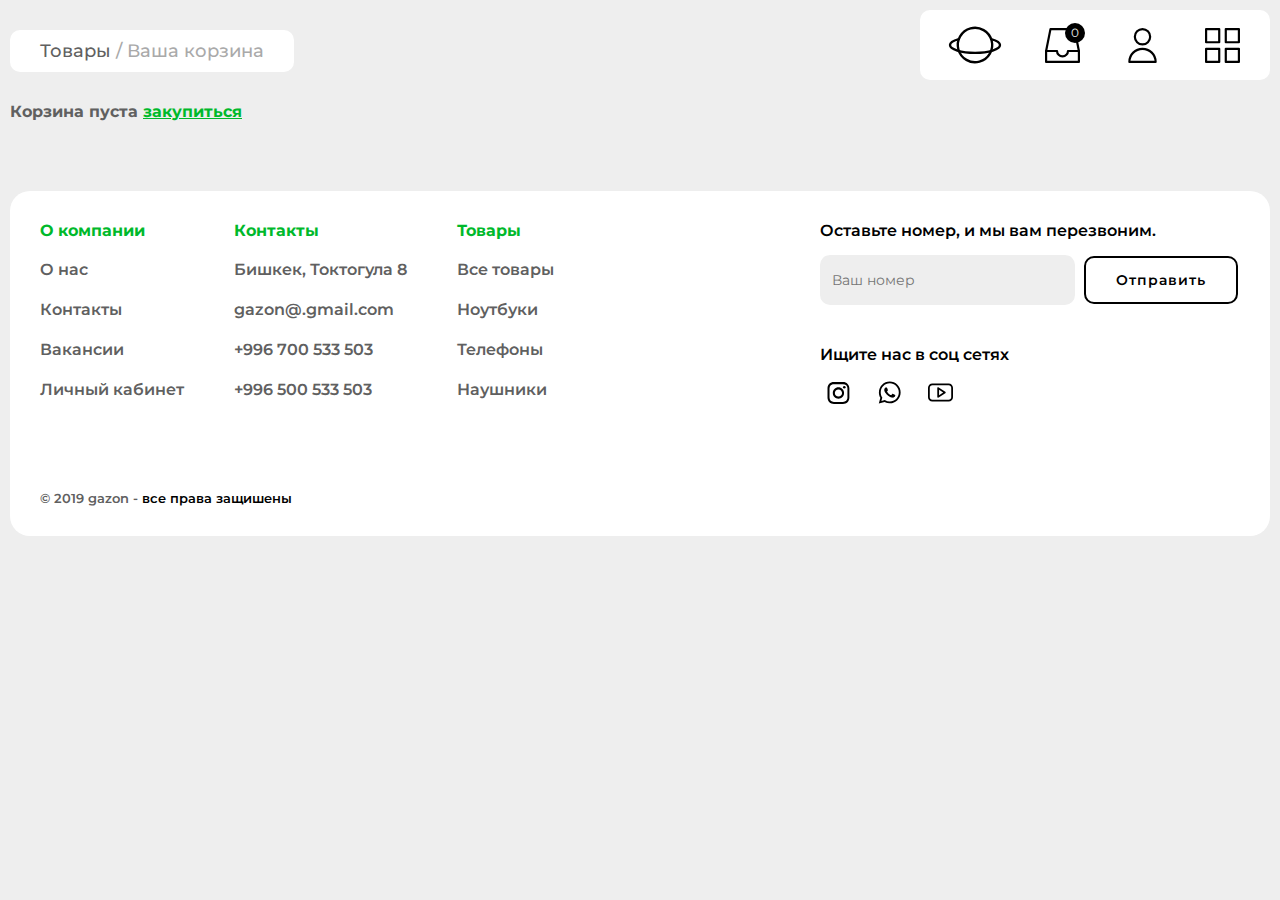
<file: cart.html>
<!DOCTYPE html>
<html lang="en">

<head>
    <meta charset="UTF-8">
    <meta name="viewport" content="width=device-width, initial-scale=1.0">
    <link rel="shortcut icon" type="image/png" href="./content/icons/shortcut.png">
    <title>Корзина | Gazon</title>
    <link rel="stylesheet" href="./assets/css/base.css">
    <link rel="stylesheet" href="./assets/css/cart.css">
</head>

<body>
    <nav>
        <div class="modal_side">
            <div class="bar">
                <div class="close_btn"><span></span></div>
                <h4 class="bar_title">Товар добавлен</h4>
                <div class="cart_modal"></div>
                <div class="bar_links">
                    <a href="./cart.html">Перейти в корзину</a>
                    <a href="./checkout.html">Оформить заказ</a>
                </div>
            </div>
        </div>
        <a href="./index.html" class="logo">
            <img src="./content/icons/logo.svg" alt="logo">
        </a>
        <div class="cart_btn">
            <img src="./content/icons/cart.svg" alt="cart">
            <p class="cart_btn_count"></p>
        </div>
        <div class="profile_btn">
            <img src="./content/icons/profile.svg" alt="profile">
        </div>
        <div class="menu_btn">
            <img src="./content/icons/menu.svg" alt="menu">
        </div>
        <div class="side_bar">
            <div class="close_btn"><span></span></div>
            <div class="menu_bar bar">
                <h4 class="bar_title">Меню</h4>
                <div class="menu_container">
                    <div class="menu">
                        <ul>
                            <li><a href="./index.html" class="menu_item">Главная</a></li>
                            <li><a href="./about.html" class="menu_item">О нас</a></li>
                            <li><a href="./contact.html" class="menu_item">Контакты</a></li>
                            <li><a href="./products.html" class="menu_item" data-group="all"
                                    data-producer="all">Товары</a></li>
                        </ul>
                        <ul>
                            <li><a href="./products.html" class="menu_item" data-group="popular"
                                    data-producer="all">Популярное</a></li>
                            <li><a href="./products.html" class="menu_item" data-group="discount"
                                    data-producer="all">Акции</a></li>
                            <li><a href="./products.html" class="menu_item" data-group="new"
                                    data-producer="all">Новинки</a></li>
                        </ul>
                        <ul>
                            <li><a href="./products.html" class="menu_item" data-group="notebook"
                                    data-producer="all">Ноутбуки</a></li>
                            <li><a href="./products.html" class="menu_item" data-group="phone"
                                    data-producer="all">Телефоны</a></li>   
                            <li><a href="./products.html" class="menu_item" data-group="headphones"
                                    data-producer="all">Наушники</a></li>    
                        </ul>
                        <ul>
                            <li><a href="./products.html" class="menu_item" data-group="all"
                                    data-producer="apple">Apple</a></li>
                            <li><a href="./products.html" class="menu_item" data-group="all"
                                    data-producer="xiaomi">Xiaomi</a></li>
                            <li><a href="./products.html" class="menu_item" data-group="all"
                                    data-producer="samsung">Samsung</a></li>
                            <li><a href="./products.html" class="menu_item" data-group="all"
                                    data-producer="acer">Acer</a></li>
                            <li><a href="./products.html" class="menu_item" data-group="all"
                                    data-producer="lenovo">Lenovo</a></li>
                            <li><a href="./products.html" class="menu_item" data-group="all"
                                    data-producer="hp">HP</a></li>
                            <li><a href="./products.html" class="menu_item" data-group="all"
                                    data-producer="huawei">Huawei</a></li>
                            <li><a href="./products.html" class="menu_item" data-group="all"
                                    data-producer="nokia">Nokia</a></li>
                            <li><a href="./products.html" class="menu_item" data-group="all"
                                    data-producer="jbl">JBL</a></li>
                            <li><a href="./products.html" class="menu_item" data-group="all"
                                    data-producer="sony">Sony</a></li>
                            <li><a href="./products.html" class="menu_item" data-group="all"
                                    data-producer="beats">Beats</a></li>
                            <li><a href="./products.html" class="menu_item" data-group="all"
                                    data-producer="sennheiser">Sennheiser</a></li>
                            <li><a href="./products.html" class="menu_item" data-group="all"
                                    data-producer="grado">Grado</a></li>
                        </ul>
                    </div>
                </div>
                <div class="bar_links">
                    <a href="./cart.html">Корзина</a>
                    <a href="./login.html" class="menu_profile_btn">Личный кабинет</a>
                </div>
            </div>
            <div class="cart_bar bar">
                <h4 class="bar_title">Ваша корзина</h4>
                <div class="cart_data_container">
                    <div class="cart_data"></div>
                </div>
                <div class="cart_info">
                    <p class="cart_count"></p>
                    <p class="cart_price"></p>
                </div>
                <div class="bar_links">
                    <a href="./cart.html">Перейти в корзину</a>
                    <a href="./checkout.html">Оформить заказ</a>
                </div>
            </div>
            <div class="login_bar bar">
                <h4 class="bar_title">Войти в аккаунт</h4>
                <form>
                    <input type="text" placeholder="Введите ваш Email" required name="email" class="email">
                    <input type="password" placeholder="Введите ваш пароль" required name="password" class="password">
                    <button class="login_btn">Войти</button>
                </form>
                <h5 class="forgot_pass_btn">Забыли пароль?</h5>
                <div class="reg_bar">
                    <h4>Зарегистрироваться</h4>
                    <p>Удобное завершение оформления заказа, также вы сможете отслеживать ваши заказы.</p>
                </div>
                <div class="bar_links">
                    <a href="./registration.html">Регистрация</a>
                </div>
            </div>
            <div class="forgot_pass_bar bar">
                <h4 class="bar_title">Забыли пароль?</h4>
                <p>Пожалуйста, введите свой адрес электронной почты ниже, чтобы получить ссылку для сброса пароля.</p>
                <form action="index.html">
                    <input type="text" placeholder="Введите ваш Email" required name="email">
                    <button>Сбросить пароль</button>
                </form>
                <h5 class="forgot_pass_back_btn">Назад</h5>
                <div class="bar_links">
                    <a href="./login.html">Войти</a>
                    <a href="./registration.html">Регистрация</a>
                </div>
            </div>
        </div>
    </nav>

    <div class="container">
        <section class="cart_section">
            <div class="section_title">
                <a href="./products.html">Товары</a>
                <span>/</span>
                <p>Ваша корзина</p>
            </div>
            <div class="cart_container"></div>
            <div class="total_panel">
                <label for="coupon">Использовать купон</label>
                <input type="text" placeholder="Введите код купона" id="coupon">
                <div class="total_price"></div>
            </div>
            <div class="cart_checkout">
                <a href="./products.html" class="go_to_products_btn">Продолжить покупку</a>
                <a href="./checkout.html" class="go_to_checkout_btn">Оформить</a>
                <p>Покупка на <a href="./products.html">gazon.com</a><br> гарантирует безопасность</p>
            </div>
        </section>
        <footer>
            <div class="footer_container">
                <div class="footer_boxes">
                    <ul>
                        <h4>О компании</h4>
                        <li><a href="./about.html">О нас</a></li>
                        <li><a href="./contact.html">Контакты</a></li>
                        <li><a href="https://hh.ru/" target="_blank">Вакансии</a></li>
                        <li><a href="./login.html" class="footer_profile_btn">Личный кабинет</a></li>
                    </ul>
                    <ul>
                        <h4>Контакты</h4>
                        <li><a href="https://2gis.com/" target="_blank">Бишкек, Токтогула 8</a></li>
                        <li><a href="mailto:gazon@.gmail.com">gazon@.gmail.com</a></li>
                        <li><a href="tel:+996700533503">+996 700 533 503</a></li>
                        <li><a href="tel:+996500533503">+996 500 533 503</a></li>
                    </ul>
                    <ul>
                        <h4>Товары</h4>
                        <li><a href="./products.html" data-group="all" data-producer="all">Все товары</a></li>
                        <li><a href="./products.html" data-group="notebook" data-producer="all">Ноутбуки</a></li>
                        <li><a href="./products.html" data-group="phone" data-producer="all">Телефоны</a></li>
                        <li><a href="./products.html" data-group="headphones" data-producer="all">Наушники</a></li>
                    </ul>
                </div>
                <div class="call_back">
                    <h4>Оставьте номер, и мы вам перезвоним.</h4>
                    <form action="index.html">
                        <input type="text" placeholder="Ваш номер" required>
                        <button>Отправить</button>
                    </form>
                    <div class="follow_us">
                        <h4>Ищите нас в соц сетях</h4>
                        <a href="https://www.instagram.com/" target="_blank"><img src="./content/icons/instagram.svg" alt="instagram"></a>
                        <a href="https://wa.me/+996500533503" target="_blank"><img src="./content/icons/whatsapp.svg" alt="whatsapp"></a>
                        <a href="https://www.youtube.com/" target="_blank"><img src="./content/icons/youtube.svg" alt="youtube"></a>
                    </div>
                </div>
                <div class="footer_title">© 2019 gazon - <a href="https://en.wikipedia.org/wiki/All_rights_reserved" target="_blank">все права защишены</a></div>
            </div>
        </footer>
    </div>
    <script src="./assets/js/data.js"></script>
    <script src="./assets/js/script.js"></script>
    <script src="./assets/js/cart.js"></script>
</body>

</html>
</file>
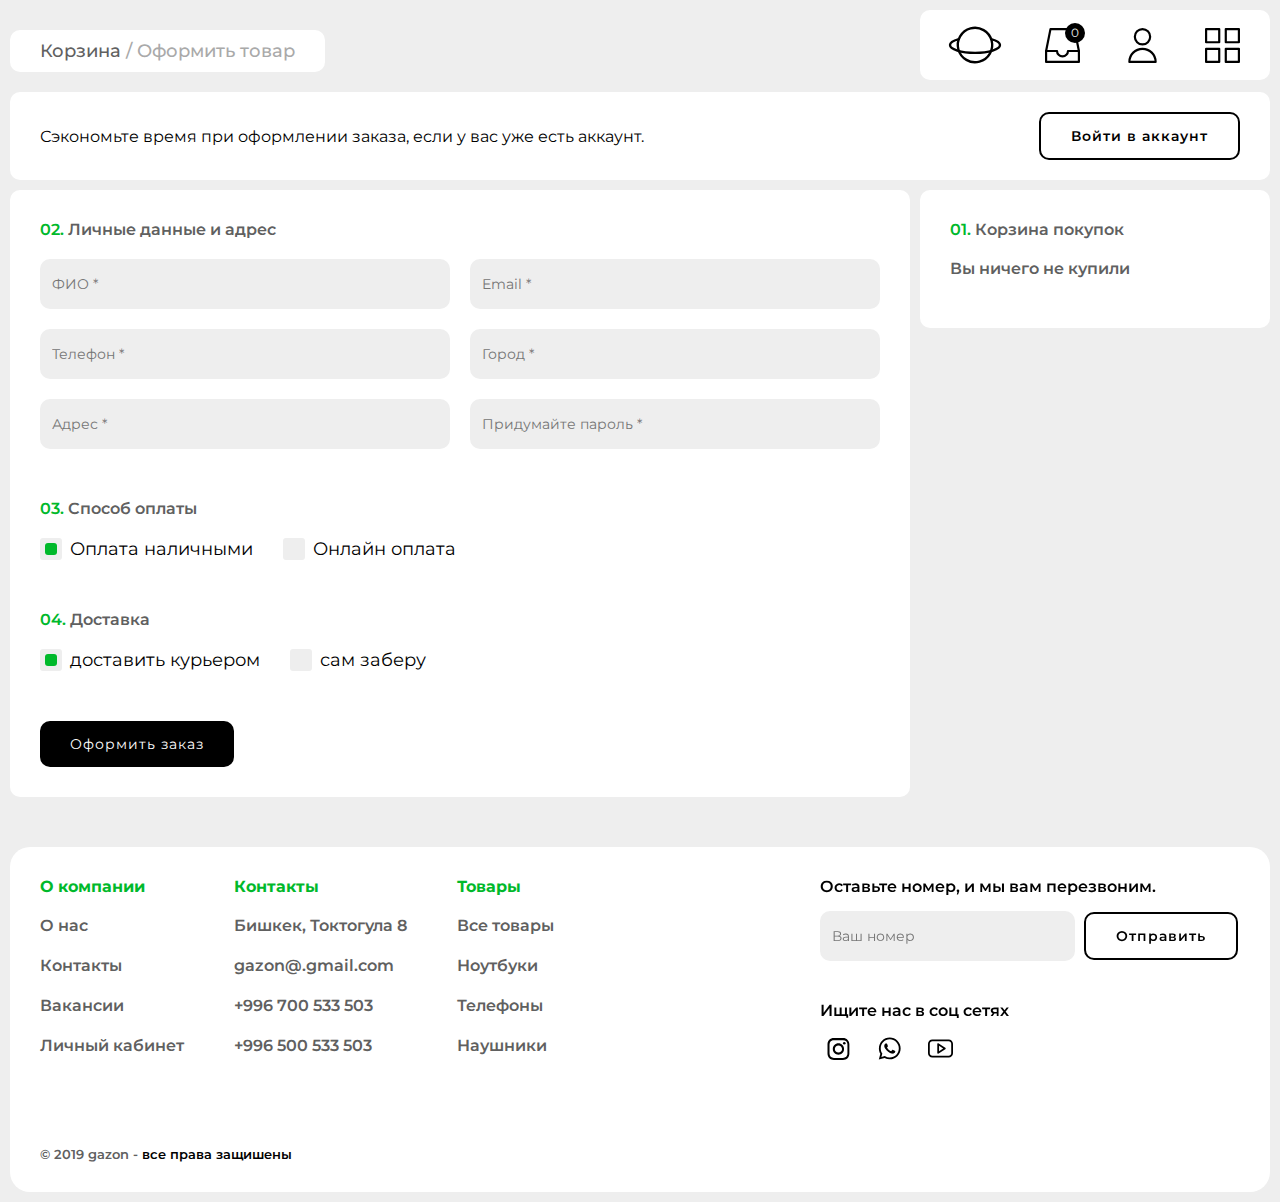
<file: checkout.html>
<!DOCTYPE html>
<html lang="en">

<head>
    <meta charset="UTF-8">
    <meta name="viewport" content="width=device-width, initial-scale=1.0">
    <link rel="shortcut icon" type="image/png" href="./content/icons/shortcut.png">
    <title>Оформление | Gazon</title>
    <link rel="stylesheet" href="./assets/css/base.css">
    <link rel="stylesheet" href="./assets/css/checkout.css">
</head>

<body>
    <nav>
        <div class="modal_side">
            <div class="bar">
                <div class="close_btn"><span></span></div>
                <h4 class="bar_title">Товар добавлен</h4>
                <div class="cart_modal"></div>
                <div class="bar_links">
                    <a href="./cart.html">Перейти в корзину</a>
                    <a href="./checkout.html">Оформить заказ</a>
                </div>
            </div>
        </div>
        <a href="./index.html" class="logo">
            <img src="./content/icons/logo.svg" alt="logo">
        </a>
        <div class="cart_btn">
            <img src="./content/icons/cart.svg" alt="cart">
            <p class="cart_btn_count"></p>
        </div>
        <div class="profile_btn">
            <img src="./content/icons/profile.svg" alt="profile">
        </div>
        <div class="menu_btn">
            <img src="./content/icons/menu.svg" alt="menu">
        </div>
        <div class="side_bar">
            <div class="close_btn"><span></span></div>
            <div class="menu_bar bar">
                <h4 class="bar_title">Меню</h4>
                <div class="menu_container">
                    <div class="menu">
                        <ul>
                            <li><a href="./index.html" class="menu_item">Главная</a></li>
                            <li><a href="./about.html" class="menu_item">О нас</a></li>
                            <li><a href="./contact.html" class="menu_item">Контакты</a></li>
                            <li><a href="./products.html" class="menu_item" data-group="all"
                                    data-producer="all">Товары</a></li>
                        </ul>
                        <ul>
                            <li><a href="./products.html" class="menu_item" data-group="popular"
                                    data-producer="all">Популярное</a></li>
                            <li><a href="./products.html" class="menu_item" data-group="discount"
                                    data-producer="all">Акции</a></li>
                            <li><a href="./products.html" class="menu_item" data-group="new"
                                    data-producer="all">Новинки</a></li>
                        </ul>
                        <ul>
                            <li><a href="./products.html" class="menu_item" data-group="notebook"
                                    data-producer="all">Ноутбуки</a></li>
                            <li><a href="./products.html" class="menu_item" data-group="phone"
                                    data-producer="all">Телефоны</a></li>   
                            <li><a href="./products.html" class="menu_item" data-group="headphones"
                                    data-producer="all">Наушники</a></li>    
                        </ul>
                        <ul>
                            <li><a href="./products.html" class="menu_item" data-group="all"
                                    data-producer="apple">Apple</a></li>
                            <li><a href="./products.html" class="menu_item" data-group="all"
                                    data-producer="xiaomi">Xiaomi</a></li>
                            <li><a href="./products.html" class="menu_item" data-group="all"
                                    data-producer="samsung">Samsung</a></li>
                            <li><a href="./products.html" class="menu_item" data-group="all"
                                    data-producer="acer">Acer</a></li>
                            <li><a href="./products.html" class="menu_item" data-group="all"
                                    data-producer="lenovo">Lenovo</a></li>
                            <li><a href="./products.html" class="menu_item" data-group="all"
                                    data-producer="hp">HP</a></li>
                            <li><a href="./products.html" class="menu_item" data-group="all"
                                    data-producer="huawei">Huawei</a></li>
                            <li><a href="./products.html" class="menu_item" data-group="all"
                                    data-producer="nokia">Nokia</a></li>
                            <li><a href="./products.html" class="menu_item" data-group="all"
                                    data-producer="jbl">JBL</a></li>
                            <li><a href="./products.html" class="menu_item" data-group="all"
                                    data-producer="sony">Sony</a></li>
                            <li><a href="./products.html" class="menu_item" data-group="all"
                                    data-producer="beats">Beats</a></li>
                            <li><a href="./products.html" class="menu_item" data-group="all"
                                    data-producer="sennheiser">Sennheiser</a></li>
                            <li><a href="./products.html" class="menu_item" data-group="all"
                                    data-producer="grado">Grado</a></li>
                        </ul>
                    </div>
                </div>
                <div class="bar_links">
                    <a href="./cart.html">Корзина</a>
                    <a href="./login.html" class="menu_profile_btn">Личный кабинет</a>
                </div>
            </div>
            <div class="cart_bar bar">
                <h4 class="bar_title">Ваша корзина</h4>
                <div class="cart_data_container">
                    <div class="cart_data"></div>
                </div>
                <div class="cart_info">
                    <p class="cart_count"></p>
                    <p class="cart_price"></p>
                </div>
                <div class="bar_links">
                    <a href="./cart.html">Перейти в корзину</a>
                    <a href="./checkout.html">Оформить заказ</a>
                </div>
            </div>
            <div class="login_bar bar">
                <h4 class="bar_title">Войти в аккаунт</h4>
                <form>
                    <input type="text" placeholder="Введите ваш Email" required name="email" class="email">
                    <input type="password" placeholder="Введите ваш пароль" required name="password" class="password">
                    <button class="login_btn">Войти</button>
                </form>
                <h5 class="forgot_pass_btn">Забыли пароль?</h5>
                <div class="reg_bar">
                    <h4>Зарегистрироваться</h4>
                    <p>Удобное завершение оформления заказа, также вы сможете отслеживать ваши заказы.</p>
                </div>
                <div class="bar_links">
                    <a href="./registration.html">Регистрация</a>
                </div>
            </div>
            <div class="forgot_pass_bar bar">
                <h4 class="bar_title">Забыли пароль?</h4>
                <p>Пожалуйста, введите свой адрес электронной почты ниже, чтобы получить ссылку для сброса пароля.</p>
                <form action="index.html">
                    <input type="text" placeholder="Введите ваш Email" required name="email">
                    <button>Сбросить пароль</button>
                </form>
                <h5 class="forgot_pass_back_btn">Назад</h5>
                <div class="bar_links">
                    <a href="./login.html">Войти</a>
                    <a href="./registration.html">Регистрация</a>
                </div>
            </div>
        </div>
    </nav>

    <div class="container">
        <section class="checkout_section">
            <div class="section_title">
                <a href="./cart.html">Корзина</a>
                <span>/</span>
                <p>Оформить товар</p>
            </div>
            <div class="login_link">
                <p>Сэкономьте время при оформлении заказа, если у вас уже есть аккаунт.</p>
                <a href="./login.html">Войти в аккаунт</a>
            </div>
            <div class="checkout">
                <div class="checkout_form">
                    <form action="">
                        <div class="form_box about_form_box">
                            <h4><span>02.</span> Личные данные и адрес</h4>
                            <input type="text" placeholder="ФИО *" name="name" required class="user_data_input">
                            <input type="text" placeholder="Email *" name="email" required class="user_data_input">
                            <input type="text" placeholder="Телефон *" name="phone" required class="user_data_input">
                            <input type="text" placeholder="Город *" name="city" required class="user_data_input">
                            <input type="text" placeholder="Адрес *" name="address" required class="user_data_input">
                            <input type="password" placeholder="Придумайте пароль *" name="password" class="user_data_input">
                        </div>
                        <div class="form_box">
                            <h4><span>03.</span> Способ оплаты</h4>
                            <input type="radio" name="pay" id="pay1" checked>
                            <label for="pay1">Оплата наличными</label>
                            <input type="radio" name="pay" id="pay2">
                            <label for="pay2">Онлайн оплата</label>
                        </div>
                        <div class="form_box">
                            <h4><span>04.</span> Доставка</h4>
                            <input type="radio" name="pay1" id="pay3" checked>
                            <label for="pay3">доставить курьером</label>
                            <input type="radio" name="pay1" id="pay4">
                            <label for="pay4">сам заберу</label>
                        </div>
                        <button class="finish_btn">Оформить заказ</button>
                    </form>
                </div>
                <div class="checkout_info">
                    <h4><span>01. </span>Корзина покупок</h4>
                    <div class="checkout_data"></div>
                </div>
            </div>
        </section>
        <footer>
            <div class="footer_container">
                <div class="footer_boxes">
                    <ul>
                        <h4>О компании</h4>
                        <li><a href="./about.html">О нас</a></li>
                        <li><a href="./contact.html">Контакты</a></li>
                        <li><a href="https://hh.ru/" target="_blank">Вакансии</a></li>
                        <li><a href="./login.html" class="footer_profile_btn">Личный кабинет</a></li>
                    </ul>
                    <ul>
                        <h4>Контакты</h4>
                        <li><a href="https://2gis.com/" target="_blank">Бишкек, Токтогула 8</a></li>
                        <li><a href="mailto:gazon@.gmail.com">gazon@.gmail.com</a></li>
                        <li><a href="tel:+996700533503">+996 700 533 503</a></li>
                        <li><a href="tel:+996500533503">+996 500 533 503</a></li>
                    </ul>
                    <ul>
                        <h4>Товары</h4>
                        <li><a href="./products.html" data-group="all" data-producer="all">Все товары</a></li>
                        <li><a href="./products.html" data-group="notebook" data-producer="all">Ноутбуки</a></li>
                        <li><a href="./products.html" data-group="phone" data-producer="all">Телефоны</a></li>
                        <li><a href="./products.html" data-group="headphones" data-producer="all">Наушники</a></li>
                    </ul>
                </div>
                <div class="call_back">
                    <h4>Оставьте номер, и мы вам перезвоним.</h4>
                    <form action="index.html">
                        <input type="text" placeholder="Ваш номер" required>
                        <button>Отправить</button>
                    </form>
                    <div class="follow_us">
                        <h4>Ищите нас в соц сетях</h4>
                        <a href="https://www.instagram.com/" target="_blank"><img src="./content/icons/instagram.svg" alt="instagram"></a>
                        <a href="https://wa.me/+996500533503" target="_blank"><img src="./content/icons/whatsapp.svg" alt="whatsapp"></a>
                        <a href="https://www.youtube.com/" target="_blank"><img src="./content/icons/youtube.svg" alt="youtube"></a>
                    </div>
                </div>
                <div class="footer_title">© 2019 gazon - <a href="https://en.wikipedia.org/wiki/All_rights_reserved" target="_blank">все права защишены</a></div>
            </div>
        </footer>
    </div>
    <script src="./assets/js/data.js"></script>
    <script src="./assets/js/script.js"></script>
    <script src="./assets/js/checkout.js"></script>
</body>

</html>
</file>
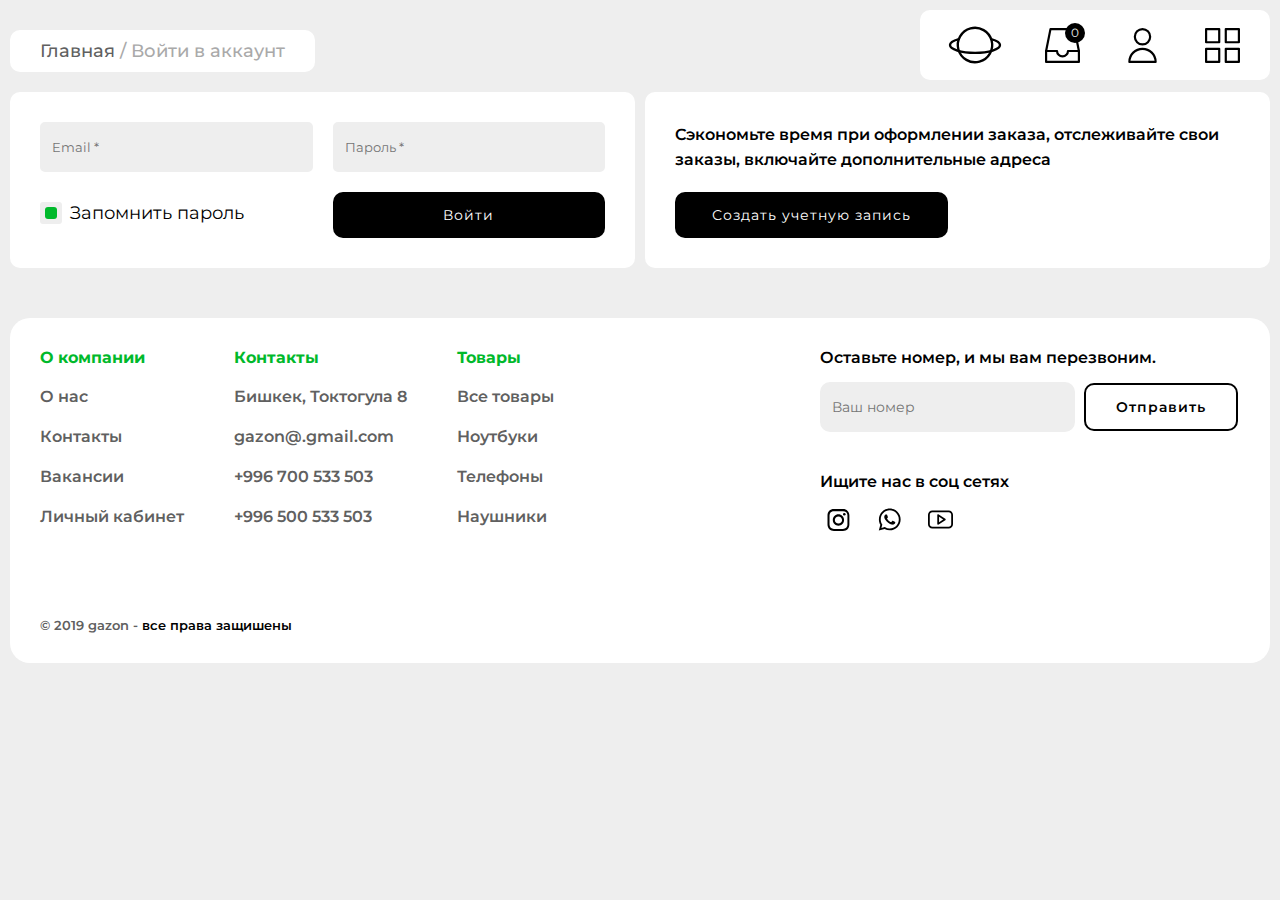
<file: login.html>
<!DOCTYPE html>
<html lang="en">

<head>
    <meta charset="UTF-8">
    <meta name="viewport" content="width=device-width, initial-scale=1.0">
    <link rel="shortcut icon" type="image/png" href="./content/icons/shortcut.png">
    <title>Войти | Gazon</title>
    <link rel="stylesheet" href="./assets/css/base.css">
    <link rel="stylesheet" href="./assets/css/login.css">
</head>

<body>
    <nav>
        <div class="modal_side">
            <div class="bar">
                <div class="close_btn"><span></span></div>
                <h4 class="bar_title">Товар добавлен</h4>
                <div class="cart_modal"></div>
                <div class="bar_links">
                    <a href="./cart.html">Перейти в корзину</a>
                    <a href="./checkout.html">Оформить заказ</a>
                </div>
            </div>
        </div>
        <a href="./index.html" class="logo">
            <img src="./content/icons/logo.svg" alt="logo">
        </a>
        <div class="cart_btn">
            <img src="./content/icons/cart.svg" alt="cart">
            <p class="cart_btn_count"></p>
        </div>
        <div class="profile_btn">
            <img src="./content/icons/profile.svg" alt="profile">
        </div>
        <div class="menu_btn">
            <img src="./content/icons/menu.svg" alt="menu">
        </div>
        <div class="side_bar">
            <div class="close_btn"><span></span></div>
            <div class="menu_bar bar">
                <h4 class="bar_title">Меню</h4>
                <div class="menu_container">
                    <div class="menu">
                        <ul>
                            <li><a href="./index.html" class="menu_item">Главная</a></li>
                            <li><a href="./about.html" class="menu_item">О нас</a></li>
                            <li><a href="./contact.html" class="menu_item">Контакты</a></li>
                            <li><a href="./products.html" class="menu_item" data-group="all"
                                    data-producer="all">Товары</a></li>
                        </ul>
                        <ul>
                            <li><a href="./products.html" class="menu_item" data-group="popular"
                                    data-producer="all">Популярное</a></li>
                            <li><a href="./products.html" class="menu_item" data-group="discount"
                                    data-producer="all">Акции</a></li>
                            <li><a href="./products.html" class="menu_item" data-group="new"
                                    data-producer="all">Новинки</a></li>
                        </ul>
                        <ul>
                            <li><a href="./products.html" class="menu_item" data-group="notebook"
                                    data-producer="all">Ноутбуки</a></li>
                            <li><a href="./products.html" class="menu_item" data-group="phone"
                                    data-producer="all">Телефоны</a></li>   
                            <li><a href="./products.html" class="menu_item" data-group="headphones"
                                    data-producer="all">Наушники</a></li>    
                        </ul>
                        <ul>
                            <li><a href="./products.html" class="menu_item" data-group="all"
                                    data-producer="apple">Apple</a></li>
                            <li><a href="./products.html" class="menu_item" data-group="all"
                                    data-producer="xiaomi">Xiaomi</a></li>
                            <li><a href="./products.html" class="menu_item" data-group="all"
                                    data-producer="samsung">Samsung</a></li>
                            <li><a href="./products.html" class="menu_item" data-group="all"
                                    data-producer="acer">Acer</a></li>
                            <li><a href="./products.html" class="menu_item" data-group="all"
                                    data-producer="lenovo">Lenovo</a></li>
                            <li><a href="./products.html" class="menu_item" data-group="all"
                                    data-producer="hp">HP</a></li>
                            <li><a href="./products.html" class="menu_item" data-group="all"
                                    data-producer="huawei">Huawei</a></li>
                            <li><a href="./products.html" class="menu_item" data-group="all"
                                    data-producer="nokia">Nokia</a></li>
                            <li><a href="./products.html" class="menu_item" data-group="all"
                                    data-producer="jbl">JBL</a></li>
                            <li><a href="./products.html" class="menu_item" data-group="all"
                                    data-producer="sony">Sony</a></li>
                            <li><a href="./products.html" class="menu_item" data-group="all"
                                    data-producer="beats">Beats</a></li>
                            <li><a href="./products.html" class="menu_item" data-group="all"
                                    data-producer="sennheiser">Sennheiser</a></li>
                            <li><a href="./products.html" class="menu_item" data-group="all"
                                    data-producer="grado">Grado</a></li>
                        </ul>
                    </div>
                </div>
                <div class="bar_links">
                    <a href="./cart.html">Корзина</a>
                    <a href="./login.html" class="menu_profile_btn">Личный кабинет</a>
                </div>
            </div>
            <div class="cart_bar bar">
                <h4 class="bar_title">Ваша корзина</h4>
                <div class="cart_data_container">
                    <div class="cart_data"></div>
                </div>
                <div class="cart_info">
                    <p class="cart_count"></p>
                    <p class="cart_price"></p>
                </div>
                <div class="bar_links">
                    <a href="./cart.html">Перейти в корзину</a>
                    <a href="./checkout.html">Оформить заказ</a>
                </div>
            </div>
            <div class="login_bar bar">
                <h4 class="bar_title">Войти в аккаунт</h4>
                <form>
                    <input type="text" placeholder="Введите ваш Email" required name="email" class="email">
                    <input type="password" placeholder="Введите ваш пароль" required name="password" class="password">
                    <button class="login_btn">Войти</button>
                </form>
                <h5 class="forgot_pass_btn">Забыли пароль?</h5>
                <div class="reg_bar">
                    <h4>Зарегистрироваться</h4>
                    <p>Удобное завершение оформления заказа, также вы сможете отслеживать ваши заказы.</p>
                </div>
                <div class="bar_links">
                    <a href="./registration.html">Регистрация</a>
                </div>
            </div>
            <div class="forgot_pass_bar bar">
                <h4 class="bar_title">Забыли пароль?</h4>
                <p>Пожалуйста, введите свой адрес электронной почты ниже, чтобы получить ссылку для сброса пароля.</p>
                <form action="index.html">
                    <input type="text" placeholder="Введите ваш Email" required name="email">
                    <button>Сбросить пароль</button>
                </form>
                <h5 class="forgot_pass_back_btn">Назад</h5>
                <div class="bar_links">
                    <a href="./login.html">Войти</a>
                    <a href="./registration.html">Регистрация</a>
                </div>
            </div>
        </div>
    </nav>

    <div class="container">
        <section class="login_section">
            <div class="section_title">
                <a href="./index.html">Главная</a>
                <span>/</span>
                <p>Войти в аккаунт</p>
            </div>
            <div class="login_boxes">
                <div class="login_box">
                    <form action="">
                        <input type="text" placeholder="Email *" class="email_input" name="email" required>
                        <input type="password" placeholder="Пароль *" class="password_input" name="password" required>
                        <input type="checkbox" name="pay" id="pay1" checked>
                        <label for="pay1">Запомнить пароль</label>
                        <button class="singin_btn">Войти</button>
                    </form>
                </div>
                <div class="login_box reg_box">
                    <p>Cэкономьте время при оформлении заказа, отслеживайте свои заказы, включайте дополнительные адреса</p>
                    <a href="./registration.html">Создать учетную запись</a>
                </div>
            </div>
        </section>
        <footer>
            <div class="footer_container">
                <div class="footer_boxes">
                    <ul>
                        <h4>О компании</h4>
                        <li><a href="./about.html">О нас</a></li>
                        <li><a href="./contact.html">Контакты</a></li>
                        <li><a href="https://hh.ru/" target="_blank">Вакансии</a></li>
                        <li><a href="./login.html" class="footer_profile_btn">Личный кабинет</a></li>
                    </ul>
                    <ul>
                        <h4>Контакты</h4>
                        <li><a href="https://2gis.com/" target="_blank">Бишкек, Токтогула 8</a></li>
                        <li><a href="mailto:gazon@.gmail.com">gazon@.gmail.com</a></li>
                        <li><a href="tel:+996700533503">+996 700 533 503</a></li>
                        <li><a href="tel:+996500533503">+996 500 533 503</a></li>
                    </ul>
                    <ul>
                        <h4>Товары</h4>
                        <li><a href="./products.html" data-group="all" data-producer="all">Все товары</a></li>
                        <li><a href="./products.html" data-group="notebook" data-producer="all">Ноутбуки</a></li>
                        <li><a href="./products.html" data-group="phone" data-producer="all">Телефоны</a></li>
                        <li><a href="./products.html" data-group="headphones" data-producer="all">Наушники</a></li>
                    </ul>
                </div>
                <div class="call_back">
                    <h4>Оставьте номер, и мы вам перезвоним.</h4>
                    <form action="index.html">
                        <input type="text" placeholder="Ваш номер" required>
                        <button>Отправить</button>
                    </form>
                    <div class="follow_us">
                        <h4>Ищите нас в соц сетях</h4>
                        <a href="https://www.instagram.com/" target="_blank"><img src="./content/icons/instagram.svg" alt="instagram"></a>
                        <a href="https://wa.me/+996500533503" target="_blank"><img src="./content/icons/whatsapp.svg" alt="whatsapp"></a>
                        <a href="https://www.youtube.com/" target="_blank"><img src="./content/icons/youtube.svg" alt="youtube"></a>
                    </div>
                </div>
                <div class="footer_title">© 2019 gazon - <a href="https://en.wikipedia.org/wiki/All_rights_reserved" target="_blank">все права защишены</a></div>
            </div>
        </footer>
    </div>
    <script src="./assets/js/data.js"></script>
    <script src="./assets/js/script.js"></script>
    <script src="./assets/js/login.js"></script>
</body>

</html>
</file>
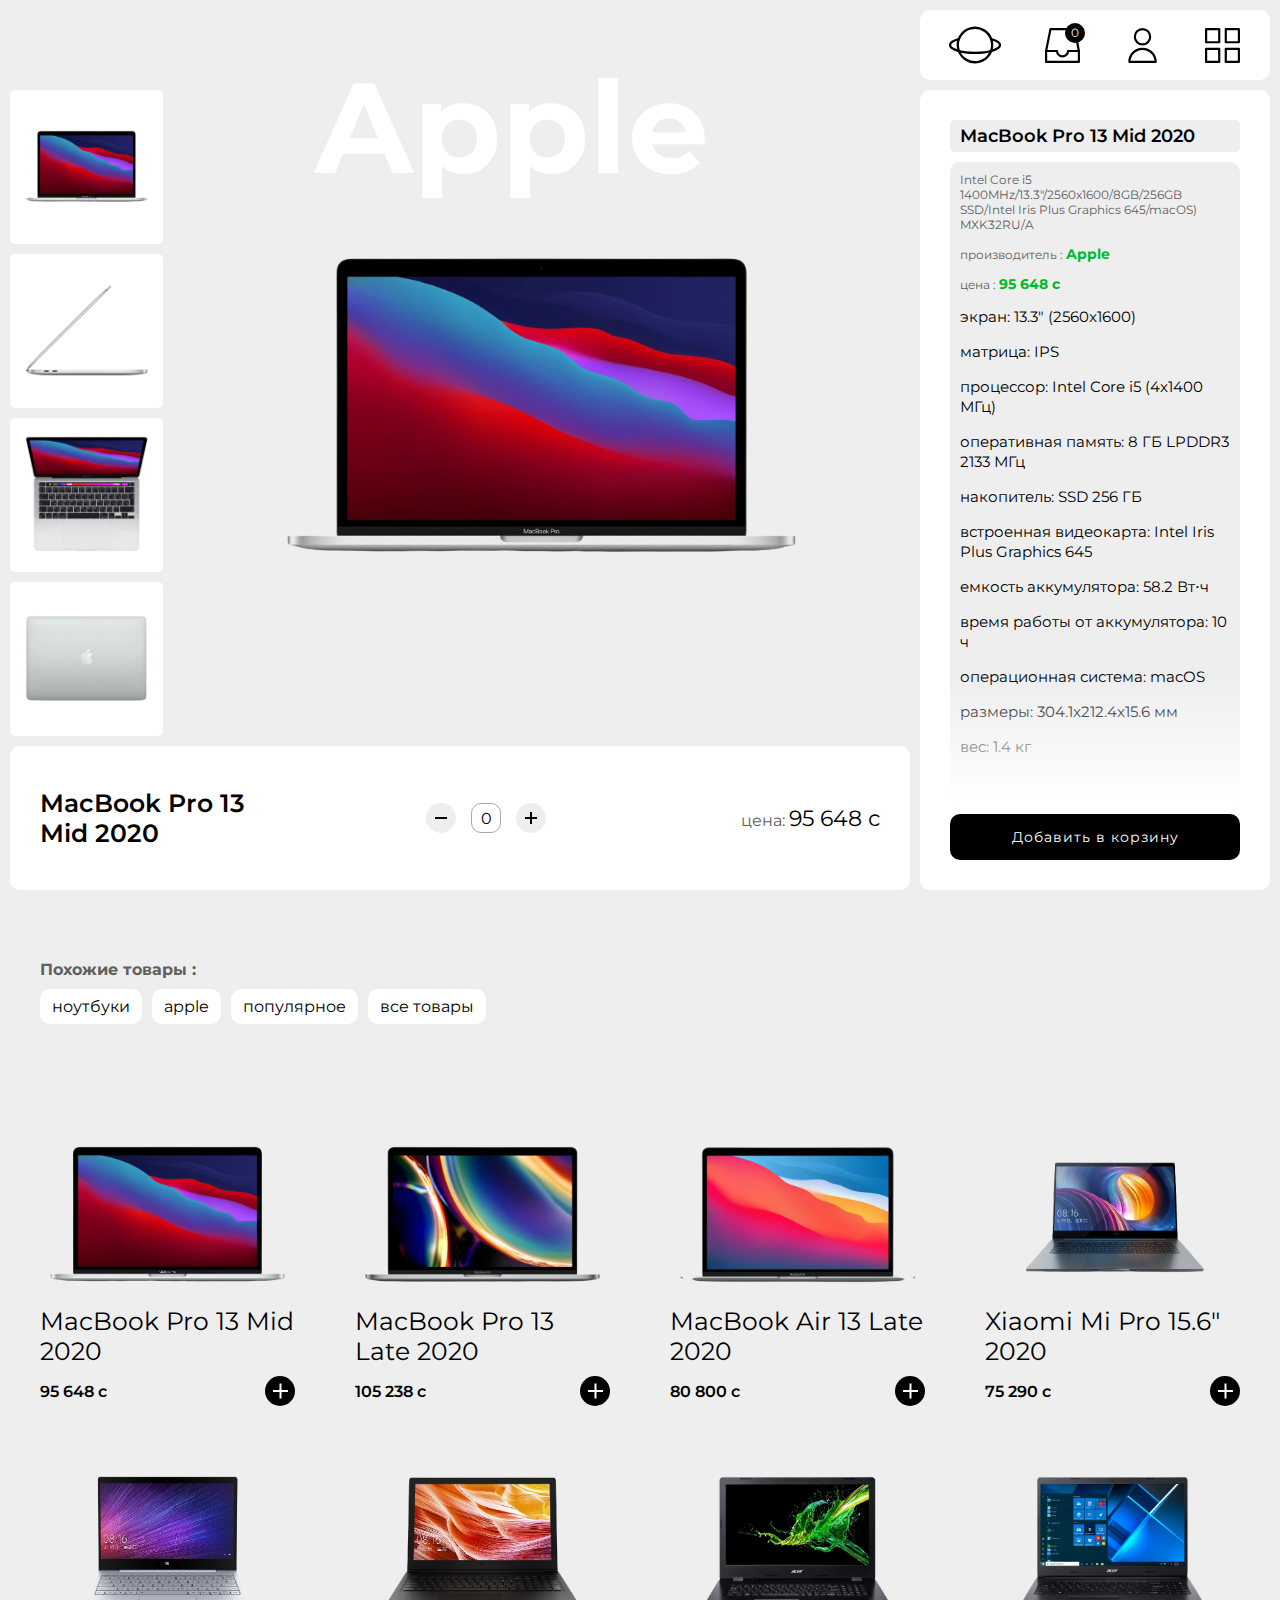
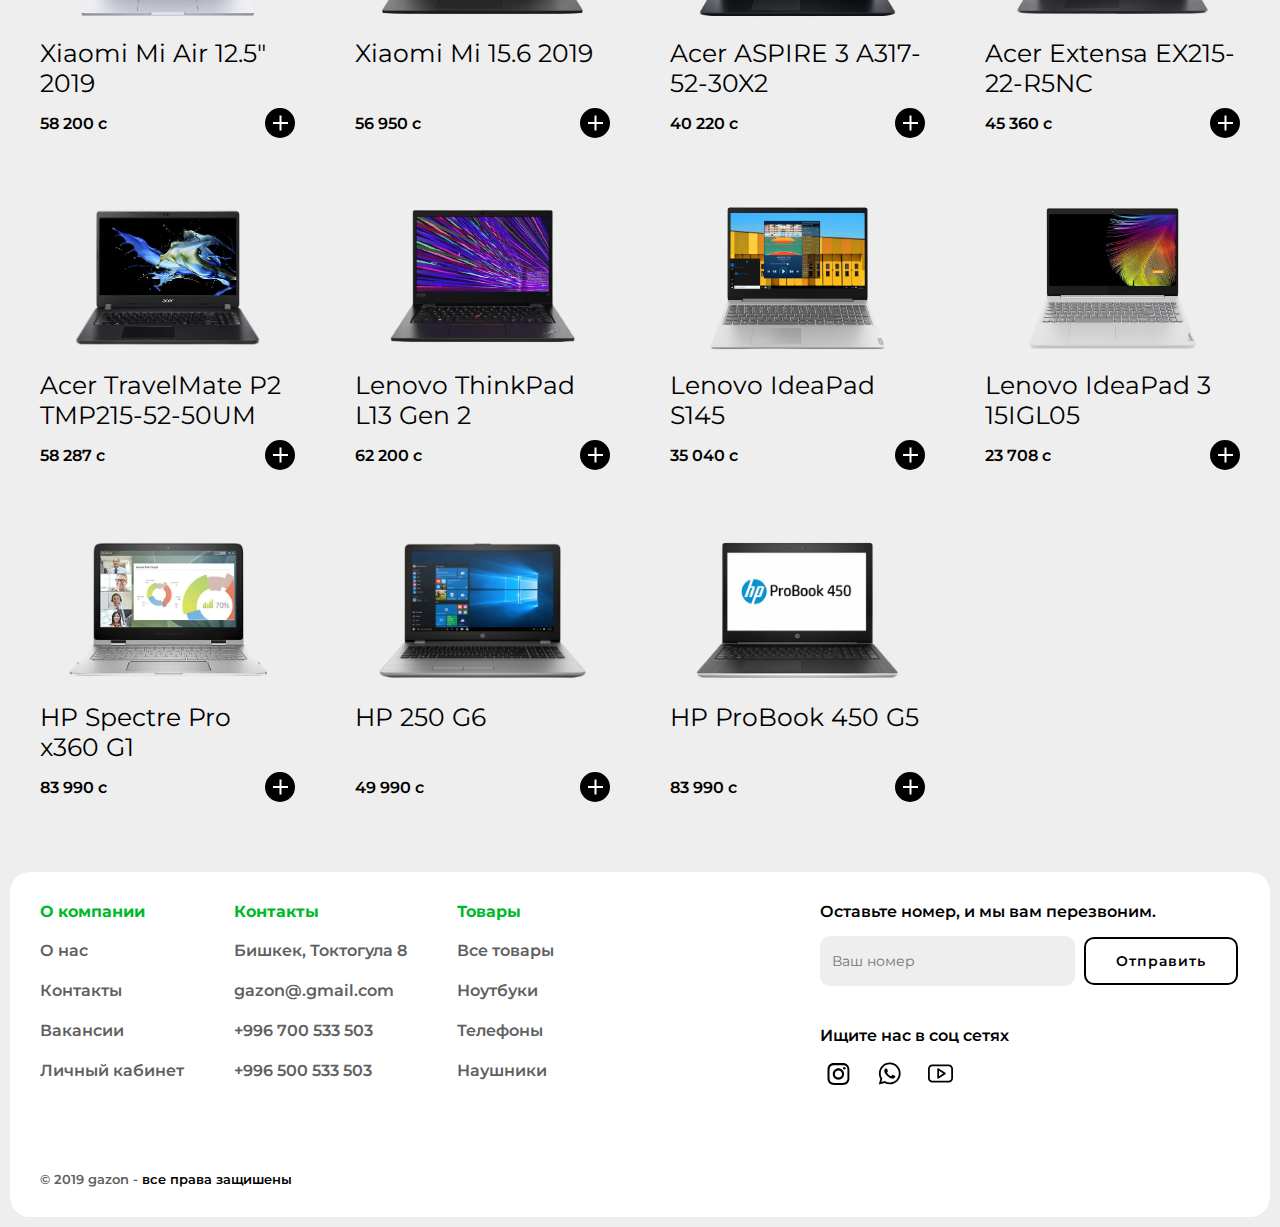
<file: product.html>
<!DOCTYPE html>
<html lang="en">

<head>
    <meta charset="UTF-8">
    <meta name="viewport" content="width=device-width, initial-scale=1.0">
    <link rel="shortcut icon" type="image/png" href="./content/icons/shortcut.png">
    <title>Товар | Gazon</title>
    <link rel="stylesheet" href="./assets/css/base.css">
    <link rel="stylesheet" href="./assets/css/product.css">
</head>

<body>
    <nav>
        <div class="modal_side">
            <div class="bar">
                <div class="close_btn"><span></span></div>
                <h4 class="bar_title">Товар добавлен</h4>
                <div class="cart_modal"></div>
                <div class="bar_links">
                    <a href="./cart.html">Перейти в корзину</a>
                    <a href="./checkout.html">Оформить заказ</a>
                </div>
            </div>
        </div>
        <a href="./index.html" class="logo">
            <img src="./content/icons/logo.svg" alt="logo">
        </a>
        <div class="cart_btn">
            <img src="./content/icons/cart.svg" alt="cart">
            <p class="cart_btn_count"></p>
        </div>
        <div class="profile_btn">
            <img src="./content/icons/profile.svg" alt="profile">
        </div>
        <div class="menu_btn">
            <img src="./content/icons/menu.svg" alt="menu">
        </div>
        <div class="side_bar">
            <div class="close_btn"><span></span></div>
            <div class="menu_bar bar">
                <h4 class="bar_title">Меню</h4>
                <div class="menu_container">
                    <div class="menu">
                        <ul>
                            <li><a href="./index.html" class="menu_item">Главная</a></li>
                            <li><a href="./about.html" class="menu_item">О нас</a></li>
                            <li><a href="./contact.html" class="menu_item">Контакты</a></li>
                            <li><a href="./products.html" class="menu_item" data-group="all"
                                    data-producer="all">Товары</a></li>
                        </ul>
                        <ul>
                            <li><a href="./products.html" class="menu_item" data-group="popular"
                                    data-producer="all">Популярное</a></li>
                            <li><a href="./products.html" class="menu_item" data-group="discount"
                                    data-producer="all">Акции</a></li>
                            <li><a href="./products.html" class="menu_item" data-group="new"
                                    data-producer="all">Новинки</a></li>
                        </ul>
                        <ul>
                            <li><a href="./products.html" class="menu_item" data-group="notebook"
                                    data-producer="all">Ноутбуки</a></li>
                            <li><a href="./products.html" class="menu_item" data-group="phone"
                                    data-producer="all">Телефоны</a></li>   
                            <li><a href="./products.html" class="menu_item" data-group="headphones"
                                    data-producer="all">Наушники</a></li>    
                        </ul>
                        <ul>
                            <li><a href="./products.html" class="menu_item" data-group="all"
                                    data-producer="apple">Apple</a></li>
                            <li><a href="./products.html" class="menu_item" data-group="all"
                                    data-producer="xiaomi">Xiaomi</a></li>
                            <li><a href="./products.html" class="menu_item" data-group="all"
                                    data-producer="samsung">Samsung</a></li>
                            <li><a href="./products.html" class="menu_item" data-group="all"
                                    data-producer="acer">Acer</a></li>
                            <li><a href="./products.html" class="menu_item" data-group="all"
                                    data-producer="lenovo">Lenovo</a></li>
                            <li><a href="./products.html" class="menu_item" data-group="all"
                                    data-producer="hp">HP</a></li>
                            <li><a href="./products.html" class="menu_item" data-group="all"
                                    data-producer="huawei">Huawei</a></li>
                            <li><a href="./products.html" class="menu_item" data-group="all"
                                    data-producer="nokia">Nokia</a></li>
                            <li><a href="./products.html" class="menu_item" data-group="all"
                                    data-producer="jbl">JBL</a></li>
                            <li><a href="./products.html" class="menu_item" data-group="all"
                                    data-producer="sony">Sony</a></li>
                            <li><a href="./products.html" class="menu_item" data-group="all"
                                    data-producer="beats">Beats</a></li>
                            <li><a href="./products.html" class="menu_item" data-group="all"
                                    data-producer="sennheiser">Sennheiser</a></li>
                            <li><a href="./products.html" class="menu_item" data-group="all"
                                    data-producer="grado">Grado</a></li>
                        </ul>
                    </div>
                </div>
                <div class="bar_links">
                    <a href="./cart.html">Корзина</a>
                    <a href="./login.html" class="menu_profile_btn">Личный кабинет</a>
                </div>
            </div>
            <div class="cart_bar bar">
                <h4 class="bar_title">Ваша корзина</h4>
                <div class="cart_data_container">
                    <div class="cart_data"></div>
                </div>
                <div class="cart_info">
                    <p class="cart_count"></p>
                    <p class="cart_price"></p>
                </div>
                <div class="bar_links">
                    <a href="./cart.html">Перейти в корзину</a>
                    <a href="./checkout.html">Оформить заказ</a>
                </div>
            </div>
            <div class="login_bar bar">
                <h4 class="bar_title">Войти в аккаунт</h4>
                <form>
                    <input type="text" placeholder="Введите ваш Email" required name="email" class="email">
                    <input type="password" placeholder="Введите ваш пароль" required name="password" class="password">
                    <button class="login_btn">Войти</button>
                </form>
                <h5 class="forgot_pass_btn">Забыли пароль?</h5>
                <div class="reg_bar">
                    <h4>Зарегистрироваться</h4>
                    <p>Удобное завершение оформления заказа, также вы сможете отслеживать ваши заказы.</p>
                </div>
                <div class="bar_links">
                    <a href="./registration.html">Регистрация</a>
                </div>
            </div>
            <div class="forgot_pass_bar bar">
                <h4 class="bar_title">Забыли пароль?</h4>
                <p>Пожалуйста, введите свой адрес электронной почты ниже, чтобы получить ссылку для сброса пароля.</p>
                <form action="index.html">
                    <input type="text" placeholder="Введите ваш Email" required name="email">
                    <button>Сбросить пароль</button>
                </form>
                <h5 class="forgot_pass_back_btn">Назад</h5>
                <div class="bar_links">
                    <a href="./login.html">Войти</a>
                    <a href="./registration.html">Регистрация</a>
                </div>
            </div>
        </div>
    </nav>
    
    <div class="container">
        <header>
            <div class="product_data"></div>
        </header>
        <section>
            <div class="tegs"></div>
            <div class="products"></div>
        </section>
        <footer>
            <div class="footer_container">
                <div class="footer_boxes">
                    <ul>
                        <h4>О компании</h4>
                        <li><a href="./about.html">О нас</a></li>
                        <li><a href="./contact.html">Контакты</a></li>
                        <li><a href="https://hh.ru/" target="_blank">Вакансии</a></li>
                        <li><a href="./login.html" class="footer_profile_btn">Личный кабинет</a></li>
                    </ul>
                    <ul>
                        <h4>Контакты</h4>
                        <li><a href="https://2gis.com/" target="_blank">Бишкек, Токтогула 8</a></li>
                        <li><a href="mailto:gazon@.gmail.com">gazon@.gmail.com</a></li>
                        <li><a href="tel:+996700533503">+996 700 533 503</a></li>
                        <li><a href="tel:+996500533503">+996 500 533 503</a></li>
                    </ul>
                    <ul>
                        <h4>Товары</h4>
                        <li><a href="./products.html" data-group="all" data-producer="all">Все товары</a></li>
                        <li><a href="./products.html" data-group="notebook" data-producer="all">Ноутбуки</a></li>
                        <li><a href="./products.html" data-group="phone" data-producer="all">Телефоны</a></li>
                        <li><a href="./products.html" data-group="headphones" data-producer="all">Наушники</a></li>
                    </ul>
                </div>
                <div class="call_back">
                    <h4>Оставьте номер, и мы вам перезвоним.</h4>
                    <form action="index.html">
                        <input type="text" placeholder="Ваш номер" required>
                        <button>Отправить</button>
                    </form>
                    <div class="follow_us">
                        <h4>Ищите нас в соц сетях</h4>
                        <a href="https://www.instagram.com/" target="_blank"><img src="./content/icons/instagram.svg" alt="instagram"></a>
                        <a href="https://wa.me/+996500533503" target="_blank"><img src="./content/icons/whatsapp.svg" alt="whatsapp"></a>
                        <a href="https://www.youtube.com/" target="_blank"><img src="./content/icons/youtube.svg" alt="youtube"></a>
                    </div>
                </div>
                <div class="footer_title">© 2019 gazon - <a href="https://en.wikipedia.org/wiki/All_rights_reserved" target="_blank">все права защишены</a></div>
            </div>
        </footer>
    </div>

    <script src="./assets/js/data.js"></script>
    <script src="./assets/js/script.js"></script>
    <script src="./assets/js/product.js"></script>
</body>

</html>
</file>
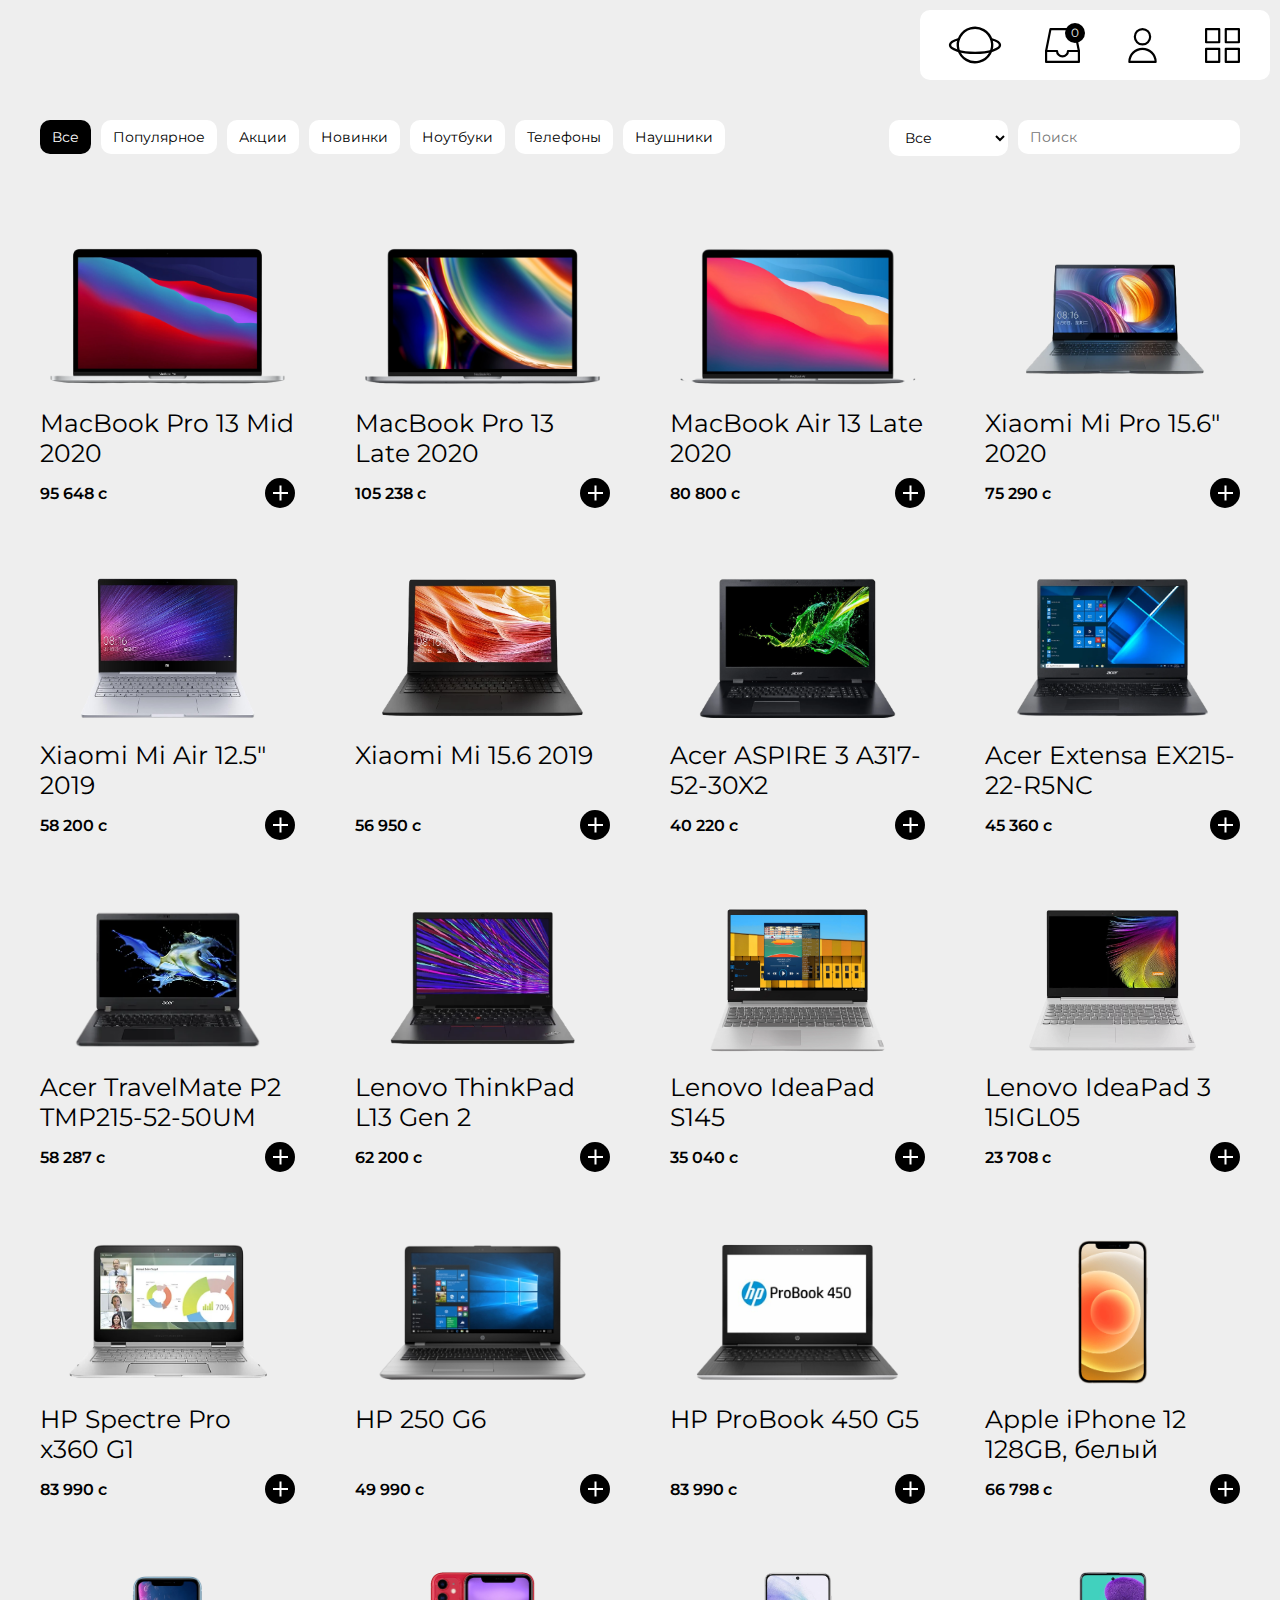
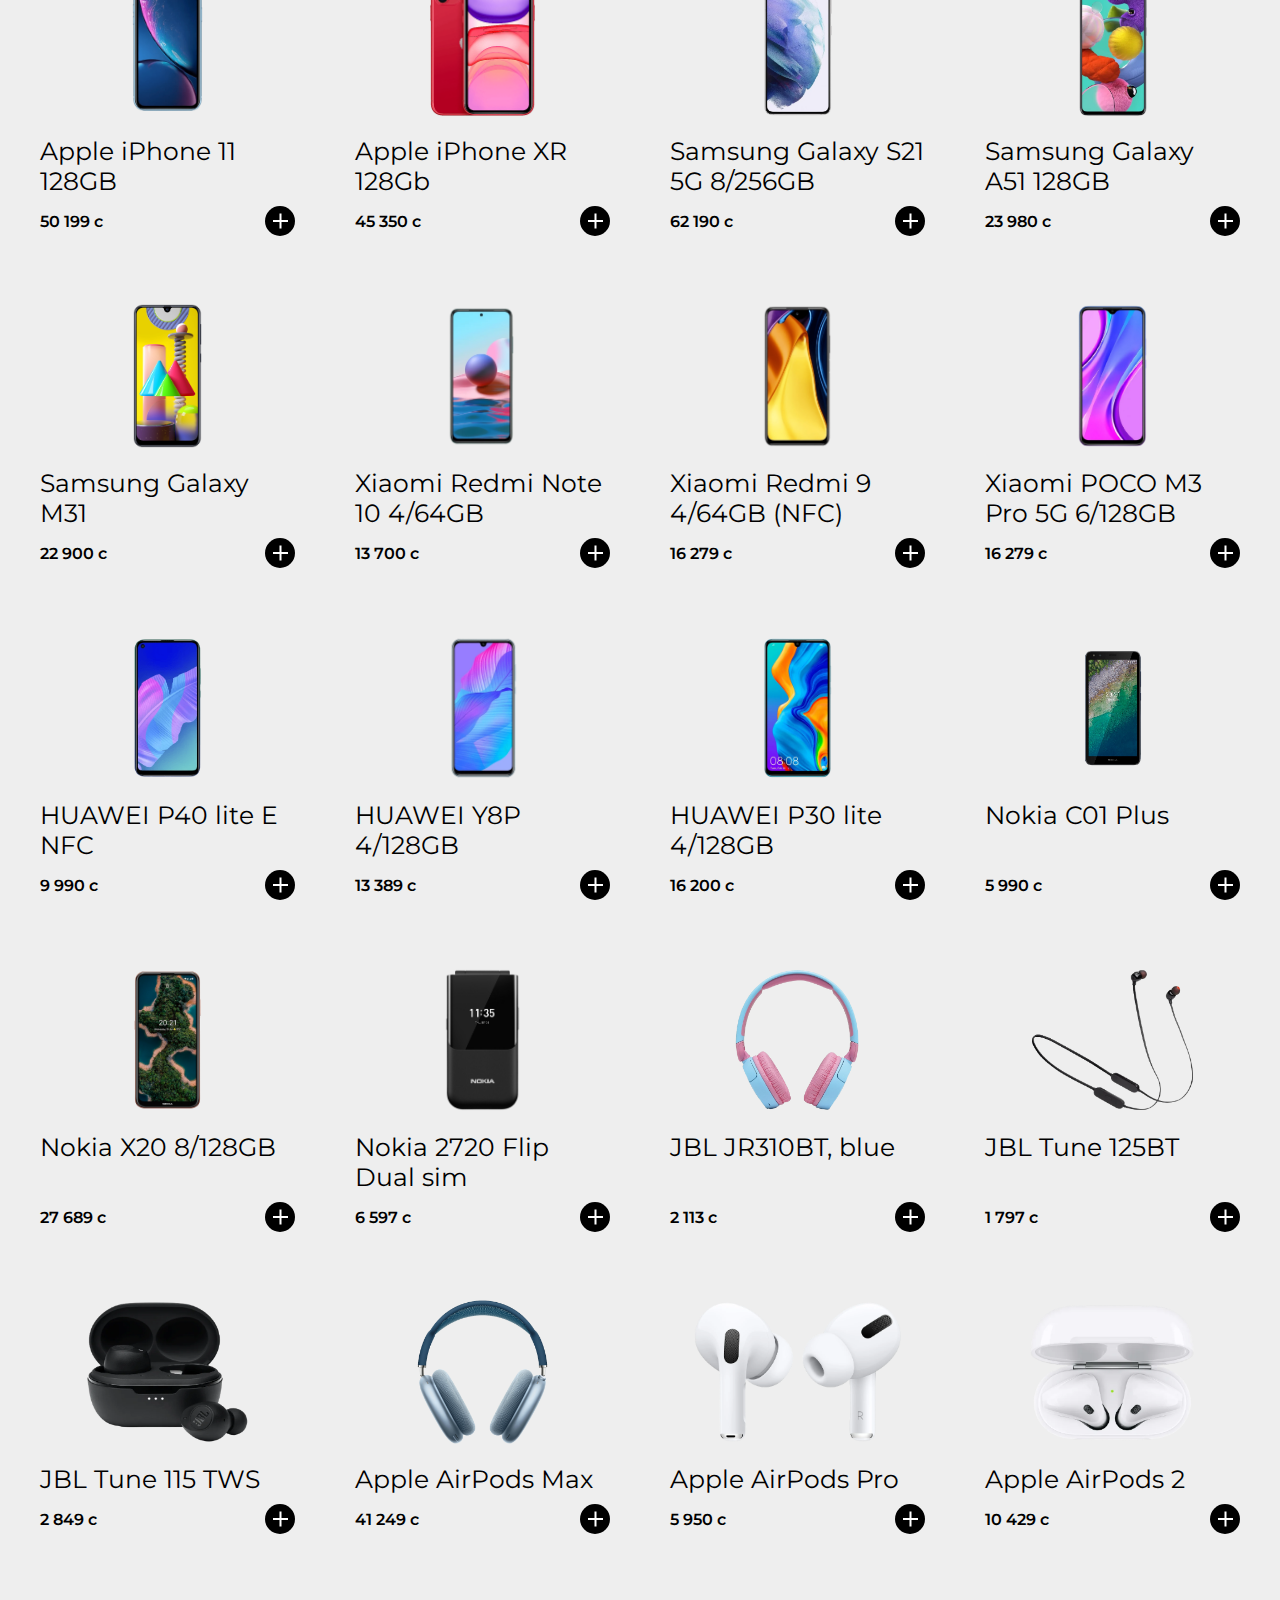
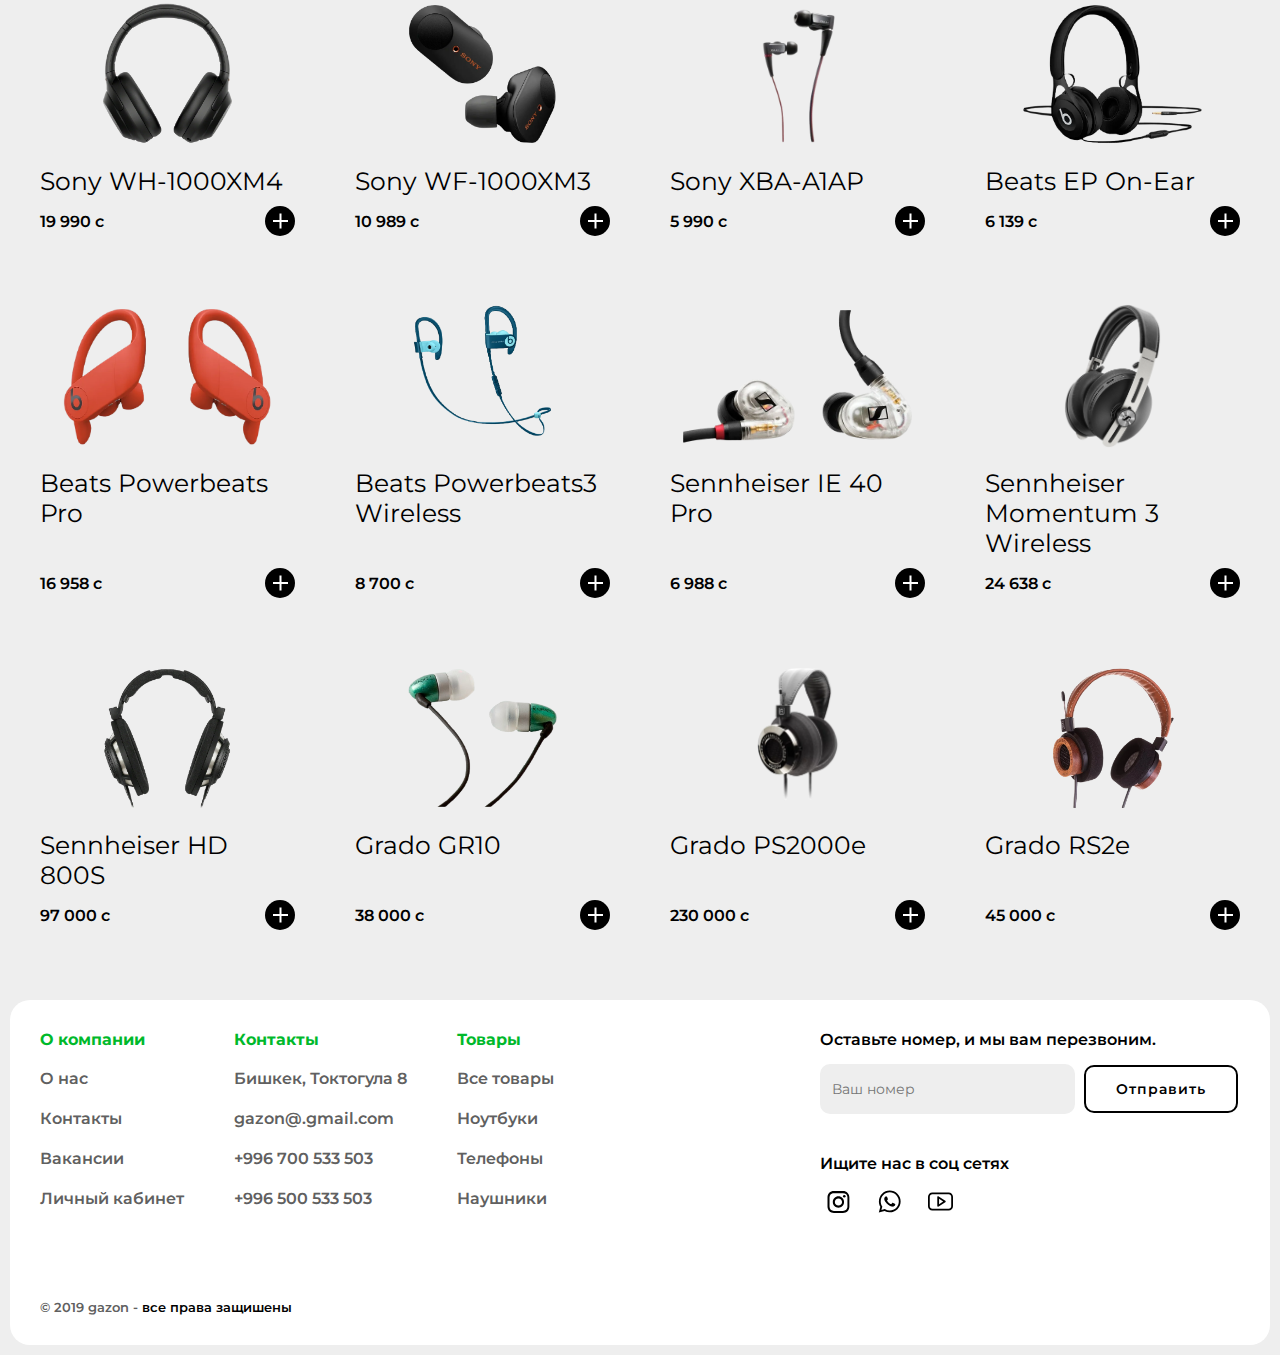
<file: products.html>
<!DOCTYPE html>
<html lang="en">

<head>
    <meta charset="UTF-8">
    <meta name="viewport" content="width=device-width, initial-scale=1.0">
    <link rel="shortcut icon" type="image/png" href="./content/icons/shortcut.png">
    <title>Товары | Gazon</title>
    <link rel="stylesheet" href="./assets/css/base.css">
    <link rel="stylesheet" href="./assets/css/products.css">
</head>

<body>
    <nav>
        <div class="modal_side">
            <div class="bar">
                <div class="close_btn"><span></span></div>
                <h4 class="bar_title">Товар добавлен</h4>
                <div class="cart_modal"></div>
                <div class="bar_links">
                    <a href="./cart.html">Перейти в корзину</a>
                    <a href="./checkout.html">Оформить заказ</a>
                </div>
            </div>
        </div>
        <a href="./index.html" class="logo">
            <img src="./content/icons/logo.svg" alt="logo">
        </a>
        <div class="cart_btn">
            <img src="./content/icons/cart.svg" alt="cart">
            <p class="cart_btn_count"></p>
        </div>
        <div class="profile_btn">
            <img src="./content/icons/profile.svg" alt="profile">
        </div>
        <div class="menu_btn">
            <img src="./content/icons/menu.svg" alt="menu">
        </div>
        <div class="side_bar">
            <div class="close_btn"><span></span></div>
            <div class="menu_bar bar">
                <h4 class="bar_title">Меню</h4>
                <div class="menu_container">
                    <div class="menu">
                        <ul>
                            <li><a href="./index.html" class="menu_item">Главная</a></li>
                            <li><a href="./about.html" class="menu_item">О нас</a></li>
                            <li><a href="./contact.html" class="menu_item">Контакты</a></li>
                            <li><a href="./products.html" class="menu_item" data-group="all"
                                    data-producer="all">Товары</a></li>
                        </ul>
                        <ul>
                            <li><a href="./products.html" class="menu_item" data-group="popular"
                                    data-producer="all">Популярное</a></li>
                            <li><a href="./products.html" class="menu_item" data-group="discount"
                                    data-producer="all">Акции</a></li>
                            <li><a href="./products.html" class="menu_item" data-group="new"
                                    data-producer="all">Новинки</a></li>
                        </ul>
                        <ul>
                            <li><a href="./products.html" class="menu_item" data-group="notebook"
                                    data-producer="all">Ноутбуки</a></li>
                            <li><a href="./products.html" class="menu_item" data-group="phone"
                                    data-producer="all">Телефоны</a></li>   
                            <li><a href="./products.html" class="menu_item" data-group="headphones"
                                    data-producer="all">Наушники</a></li>    
                        </ul>
                        <ul>
                            <li><a href="./products.html" class="menu_item" data-group="all"
                                    data-producer="apple">Apple</a></li>
                            <li><a href="./products.html" class="menu_item" data-group="all"
                                    data-producer="xiaomi">Xiaomi</a></li>
                            <li><a href="./products.html" class="menu_item" data-group="all"
                                    data-producer="samsung">Samsung</a></li>
                            <li><a href="./products.html" class="menu_item" data-group="all"
                                    data-producer="acer">Acer</a></li>
                            <li><a href="./products.html" class="menu_item" data-group="all"
                                    data-producer="lenovo">Lenovo</a></li>
                            <li><a href="./products.html" class="menu_item" data-group="all"
                                    data-producer="hp">HP</a></li>
                            <li><a href="./products.html" class="menu_item" data-group="all"
                                    data-producer="huawei">Huawei</a></li>
                            <li><a href="./products.html" class="menu_item" data-group="all"
                                    data-producer="nokia">Nokia</a></li>
                            <li><a href="./products.html" class="menu_item" data-group="all"
                                    data-producer="jbl">JBL</a></li>
                            <li><a href="./products.html" class="menu_item" data-group="all"
                                    data-producer="sony">Sony</a></li>
                            <li><a href="./products.html" class="menu_item" data-group="all"
                                    data-producer="beats">Beats</a></li>
                            <li><a href="./products.html" class="menu_item" data-group="all"
                                    data-producer="sennheiser">Sennheiser</a></li>
                            <li><a href="./products.html" class="menu_item" data-group="all"
                                    data-producer="grado">Grado</a></li>
                        </ul>
                    </div>
                </div>
                <div class="bar_links">
                    <a href="./cart.html">Корзина</a>
                    <a href="./login.html" class="menu_profile_btn">Личный кабинет</a>
                </div>
            </div>
            <div class="cart_bar bar">
                <h4 class="bar_title">Ваша корзина</h4>
                <div class="cart_data_container">
                    <div class="cart_data"></div>
                </div>
                <div class="cart_info">
                    <p class="cart_count"></p>
                    <p class="cart_price"></p>
                </div>
                <div class="bar_links">
                    <a href="./cart.html">Перейти в корзину</a>
                    <a href="./checkout.html">Оформить заказ</a>
                </div>
            </div>
            <div class="login_bar bar">
                <h4 class="bar_title">Войти в аккаунт</h4>
                <form>
                    <input type="text" placeholder="Введите ваш Email" required name="email" class="email">
                    <input type="password" placeholder="Введите ваш пароль" required name="password" class="password">
                    <button class="login_btn">Войти</button>
                </form>
                <h5 class="forgot_pass_btn">Забыли пароль?</h5>
                <div class="reg_bar">
                    <h4>Зарегистрироваться</h4>
                    <p>Удобное завершение оформления заказа, также вы сможете отслеживать ваши заказы.</p>
                </div>
                <div class="bar_links">
                    <a href="./registration.html">Регистрация</a>
                </div>
            </div>
            <div class="forgot_pass_bar bar">
                <h4 class="bar_title">Забыли пароль?</h4>
                <p>Пожалуйста, введите свой адрес электронной почты ниже, чтобы получить ссылку для сброса пароля.</p>
                <form action="index.html">
                    <input type="text" placeholder="Введите ваш Email" required name="email">
                    <button>Сбросить пароль</button>
                </form>
                <h5 class="forgot_pass_back_btn">Назад</h5>
                <div class="bar_links">
                    <a href="./login.html">Войти</a>
                    <a href="./registration.html">Регистрация</a>
                </div>
            </div>
        </div>
    </nav>

    <div class="container">
        <section class="products_section">
            <div class="filter">
                <div class="filter_items">
                    <div class="filter_item" data-group="all">Все</div>
                    <div class="filter_item" data-group="popular">Популярное</div>
                    <div class="filter_item" data-group="discount">Акции</div>
                    <div class="filter_item" data-group="new">Новинки</div>
                    <div class="filter_item" data-group="notebook">Ноутбуки</div>
                    <div class="filter_item" data-group="phone">Телефоны</div>
                    <div class="filter_item" data-group="headphones">Наушники</div>
                </div>
                <select class="filter_select">
                    <option value="all">Все</option>
                    <option value="apple">apple</option>
                    <option value="xiaomi">xiaomi</option>
                    <option value="samsung">samsung</option>
                    <option value="acer">acer</option>
                    <option value="lenovo">lenovo</option>
                    <option value="hp">hp</option>
                    <option value="huawei">huawei</option>
                    <option value="nokia">nokia</option>
                    <option value="jbl">jbl</option>
                    <option value="sony">sony</option>
                    <option value="beats">beats</option>
                    <option value="sennheiser">sennheiser</option>
                    <option value="grado">grado</option>
                </select>
                <input type="text" class="search" placeholder="Поиск" autocomplete="off">
            </div>
            <div class="products"></div>
        </section>
        <footer>
            <div class="footer_container">
                <div class="footer_boxes">
                    <ul>
                        <h4>О компании</h4>
                        <li><a href="./about.html">О нас</a></li>
                        <li><a href="./contact.html">Контакты</a></li>
                        <li><a href="https://hh.ru/" target="_blank">Вакансии</a></li>
                        <li><a href="./login.html" class="footer_profile_btn">Личный кабинет</a></li>
                    </ul>
                    <ul>
                        <h4>Контакты</h4>
                        <li><a href="https://2gis.com/" target="_blank">Бишкек, Токтогула 8</a></li>
                        <li><a href="mailto:gazon@.gmail.com">gazon@.gmail.com</a></li>
                        <li><a href="tel:+996700533503">+996 700 533 503</a></li>
                        <li><a href="tel:+996500533503">+996 500 533 503</a></li>
                    </ul>
                    <ul>
                        <h4>Товары</h4>
                        <li><a href="./products.html" data-group="all" data-producer="all">Все товары</a></li>
                        <li><a href="./products.html" data-group="notebook" data-producer="all">Ноутбуки</a></li>
                        <li><a href="./products.html" data-group="phone" data-producer="all">Телефоны</a></li>
                        <li><a href="./products.html" data-group="headphones" data-producer="all">Наушники</a></li>
                    </ul>
                </div>
                <div class="call_back">
                    <h4>Оставьте номер, и мы вам перезвоним.</h4>
                    <form action="index.html">
                        <input type="text" placeholder="Ваш номер" required>
                        <button>Отправить</button>
                    </form>
                    <div class="follow_us">
                        <h4>Ищите нас в соц сетях</h4>
                        <a href="https://www.instagram.com/" target="_blank"><img src="./content/icons/instagram.svg" alt="instagram"></a>
                        <a href="https://wa.me/+996500533503" target="_blank"><img src="./content/icons/whatsapp.svg" alt="whatsapp"></a>
                        <a href="https://www.youtube.com/" target="_blank"><img src="./content/icons/youtube.svg" alt="youtube"></a>
                    </div>
                </div>
                <div class="footer_title">© 2019 gazon - <a href="https://en.wikipedia.org/wiki/All_rights_reserved" target="_blank">все права защишены</a></div>
            </div>
        </footer>
    </div>
    <script src="./assets/js/data.js"></script>
    <script src="./assets/js/script.js"></script>
    <script src="./assets/js/products.js"></script>
</body>

</html>
</file>
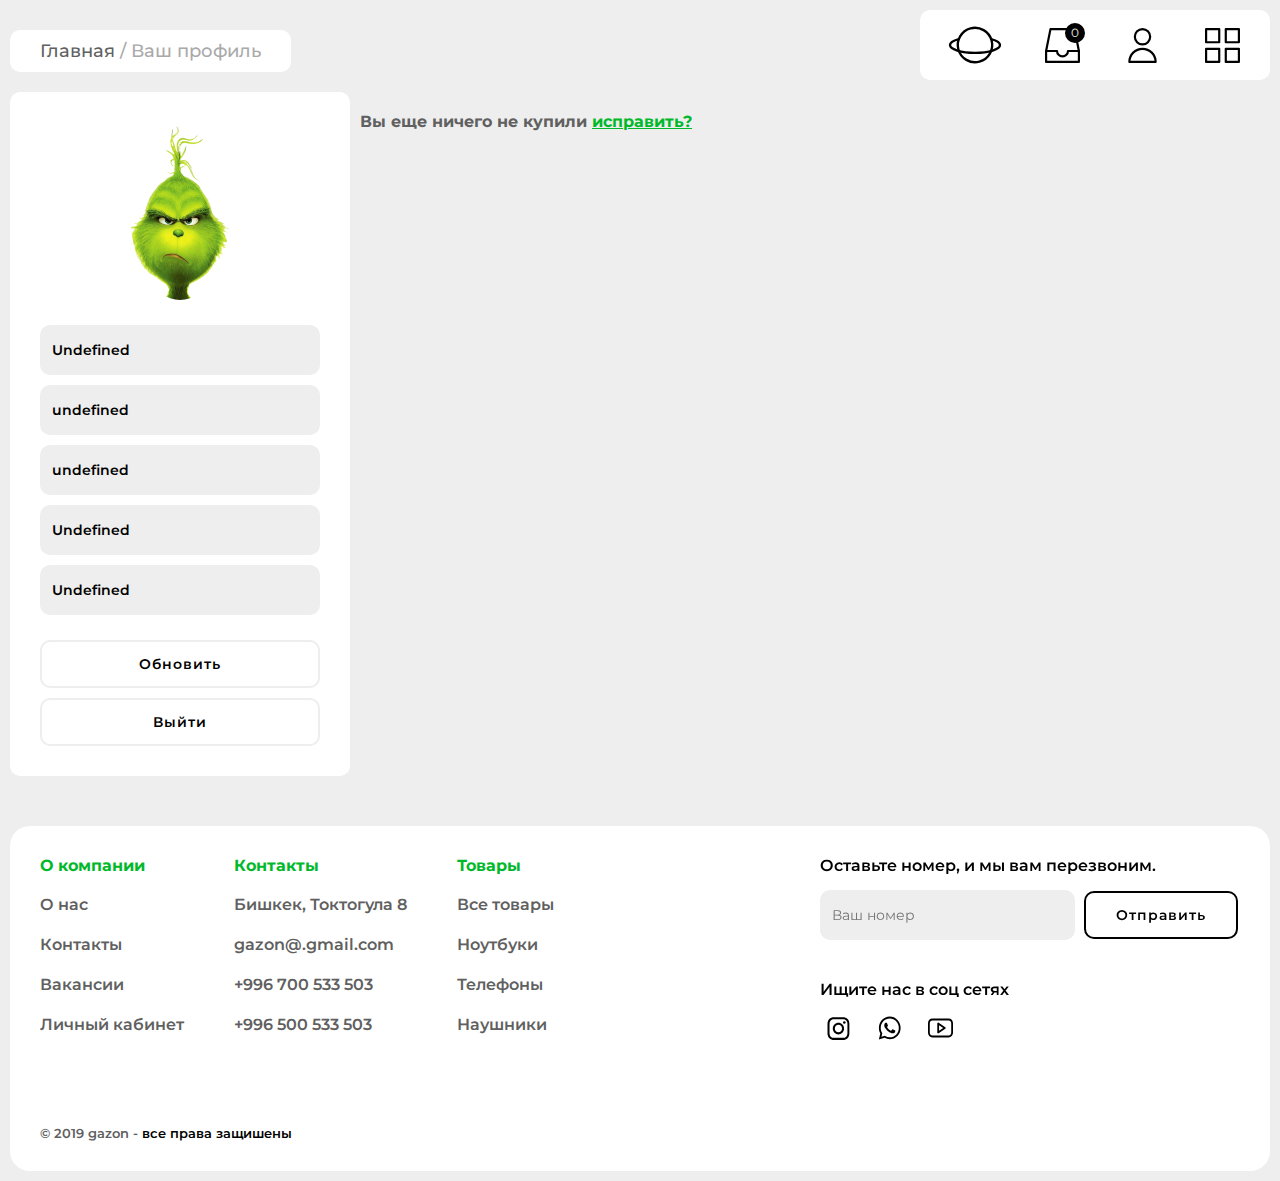
<file: profile.html>
<!DOCTYPE html>
<html lang="en">

<head>
    <meta charset="UTF-8">
    <meta name="viewport" content="width=device-width, initial-scale=1.0">
    <link rel="shortcut icon" type="image/png" href="./content/icons/shortcut.png">
    <title>Профиль | Gazon</title>
    <link rel="stylesheet" href="./assets/css/base.css">
    <link rel="stylesheet" href="./assets/css/profile.css">
</head>

<body>
    <nav>
        <div class="modal_side">
            <div class="bar">
                <div class="close_btn"><span></span></div>
                <h4 class="bar_title">Товар добавлен</h4>
                <div class="cart_modal"></div>
                <div class="bar_links">
                    <a href="./cart.html">Перейти в корзину</a>
                    <a href="./checkout.html">Оформить заказ</a>
                </div>
            </div>
        </div>
        <a href="./index.html" class="logo">
            <img src="./content/icons/logo.svg" alt="logo">
        </a>
        <div class="cart_btn">
            <img src="./content/icons/cart.svg" alt="cart">
            <p class="cart_btn_count"></p>
        </div>
        <div class="profile_btn">
            <img src="./content/icons/profile.svg" alt="profile">
        </div>
        <div class="menu_btn">
            <img src="./content/icons/menu.svg" alt="menu">
        </div>
        <div class="side_bar">
            <div class="close_btn"><span></span></div>
            <div class="menu_bar bar">
                <h4 class="bar_title">Меню</h4>
                <div class="menu_container">
                    <div class="menu">
                        <ul>
                            <li><a href="./index.html" class="menu_item">Главная</a></li>
                            <li><a href="./about.html" class="menu_item">О нас</a></li>
                            <li><a href="./contact.html" class="menu_item">Контакты</a></li>
                            <li><a href="./products.html" class="menu_item" data-group="all"
                                    data-producer="all">Товары</a></li>
                        </ul>
                        <ul>
                            <li><a href="./products.html" class="menu_item" data-group="popular"
                                    data-producer="all">Популярное</a></li>
                            <li><a href="./products.html" class="menu_item" data-group="discount"
                                    data-producer="all">Акции</a></li>
                            <li><a href="./products.html" class="menu_item" data-group="new"
                                    data-producer="all">Новинки</a></li>
                        </ul>
                        <ul>
                            <li><a href="./products.html" class="menu_item" data-group="notebook"
                                    data-producer="all">Ноутбуки</a></li>
                            <li><a href="./products.html" class="menu_item" data-group="phone"
                                    data-producer="all">Телефоны</a></li>   
                            <li><a href="./products.html" class="menu_item" data-group="headphones"
                                    data-producer="all">Наушники</a></li>    
                        </ul>
                        <ul>
                            <li><a href="./products.html" class="menu_item" data-group="all"
                                    data-producer="apple">Apple</a></li>
                            <li><a href="./products.html" class="menu_item" data-group="all"
                                    data-producer="xiaomi">Xiaomi</a></li>
                            <li><a href="./products.html" class="menu_item" data-group="all"
                                    data-producer="samsung">Samsung</a></li>
                            <li><a href="./products.html" class="menu_item" data-group="all"
                                    data-producer="acer">Acer</a></li>
                            <li><a href="./products.html" class="menu_item" data-group="all"
                                    data-producer="lenovo">Lenovo</a></li>
                            <li><a href="./products.html" class="menu_item" data-group="all"
                                    data-producer="hp">HP</a></li>
                            <li><a href="./products.html" class="menu_item" data-group="all"
                                    data-producer="huawei">Huawei</a></li>
                            <li><a href="./products.html" class="menu_item" data-group="all"
                                    data-producer="nokia">Nokia</a></li>
                            <li><a href="./products.html" class="menu_item" data-group="all"
                                    data-producer="jbl">JBL</a></li>
                            <li><a href="./products.html" class="menu_item" data-group="all"
                                    data-producer="sony">Sony</a></li>
                            <li><a href="./products.html" class="menu_item" data-group="all"
                                    data-producer="beats">Beats</a></li>
                            <li><a href="./products.html" class="menu_item" data-group="all"
                                    data-producer="sennheiser">Sennheiser</a></li>
                            <li><a href="./products.html" class="menu_item" data-group="all"
                                    data-producer="grado">Grado</a></li>
                        </ul>
                    </div>
                </div>
                <div class="bar_links">
                    <a href="./cart.html">Корзина</a>
                    <a href="./login.html" class="menu_profile_btn">Личный кабинет</a>
                </div>
            </div>
            <div class="cart_bar bar">
                <h4 class="bar_title">Ваша корзина</h4>
                <div class="cart_data_container">
                    <div class="cart_data"></div>
                </div>
                <div class="cart_info">
                    <p class="cart_count"></p>
                    <p class="cart_price"></p>
                </div>
                <div class="bar_links">
                    <a href="./cart.html">Перейти в корзину</a>
                    <a href="./checkout.html">Оформить заказ</a>
                </div>
            </div>
            <div class="login_bar bar">
                <h4 class="bar_title">Войти в аккаунт</h4>
                <form>
                    <input type="text" placeholder="Введите ваш Email" required name="email" class="email">
                    <input type="password" placeholder="Введите ваш пароль" required name="password" class="password">
                    <button class="login_btn">Войти</button>
                </form>
                <h5 class="forgot_pass_btn">Забыли пароль?</h5>
                <div class="reg_bar">
                    <h4>Зарегистрироваться</h4>
                    <p>Удобное завершение оформления заказа, также вы сможете отслеживать ваши заказы.</p>
                </div>
                <div class="bar_links">
                    <a href="./registration.html">Регистрация</a>
                </div>
            </div>
            <div class="forgot_pass_bar bar">
                <h4 class="bar_title">Забыли пароль?</h4>
                <p>Пожалуйста, введите свой адрес электронной почты ниже, чтобы получить ссылку для сброса пароля.</p>
                <form action="index.html">
                    <input type="text" placeholder="Введите ваш Email" required name="email">
                    <button>Сбросить пароль</button>
                </form>
                <h5 class="forgot_pass_back_btn">Назад</h5>
                <div class="bar_links">
                    <a href="./login.html">Войти</a>
                    <a href="./registration.html">Регистрация</a>
                </div>
            </div>
        </div>
    </nav>

    <div class="container">
        <section class="proifle_section">
            <div class="section_title">
                <a href="./index.html">Главная</a>
                <span>/</span>
                <p>Ваш профиль</p>
            </div>
            <div class="profile_container">
                <div class="profile"></div>
                <div class="history"></div>
            </div>
        </section>
        <footer>
            <div class="footer_container">
                <div class="footer_boxes">
                    <ul>
                        <h4>О компании</h4>
                        <li><a href="./about.html">О нас</a></li>
                        <li><a href="./contact.html">Контакты</a></li>
                        <li><a href="https://hh.ru/" target="_blank">Вакансии</a></li>
                        <li><a href="./login.html" class="footer_profile_btn">Личный кабинет</a></li>
                    </ul>
                    <ul>
                        <h4>Контакты</h4>
                        <li><a href="https://2gis.com/" target="_blank">Бишкек, Токтогула 8</a></li>
                        <li><a href="mailto:gazon@.gmail.com">gazon@.gmail.com</a></li>
                        <li><a href="tel:+996700533503">+996 700 533 503</a></li>
                        <li><a href="tel:+996500533503">+996 500 533 503</a></li>
                    </ul>
                    <ul>
                        <h4>Товары</h4>
                        <li><a href="./products.html" data-group="all" data-producer="all">Все товары</a></li>
                        <li><a href="./products.html" data-group="notebook" data-producer="all">Ноутбуки</a></li>
                        <li><a href="./products.html" data-group="phone" data-producer="all">Телефоны</a></li>
                        <li><a href="./products.html" data-group="headphones" data-producer="all">Наушники</a></li>
                    </ul>
                </div>
                <div class="call_back">
                    <h4>Оставьте номер, и мы вам перезвоним.</h4>
                    <form action="index.html">
                        <input type="text" placeholder="Ваш номер" required>
                        <button>Отправить</button>
                    </form>
                    <div class="follow_us">
                        <h4>Ищите нас в соц сетях</h4>
                        <a href="https://www.instagram.com/" target="_blank"><img src="./content/icons/instagram.svg" alt="instagram"></a>
                        <a href="https://wa.me/+996500533503" target="_blank"><img src="./content/icons/whatsapp.svg" alt="whatsapp"></a>
                        <a href="https://www.youtube.com/" target="_blank"><img src="./content/icons/youtube.svg" alt="youtube"></a>
                    </div>
                </div>
                <div class="footer_title">© 2019 gazon - <a href="https://en.wikipedia.org/wiki/All_rights_reserved" target="_blank">все права защишены</a></div>
            </div>
        </footer>
    </div>
    <script src="./assets/js/data.js"></script>
    <script src="./assets/js/script.js"></script>
    <script src="./assets/js/profile.js"></script>
</body>

</html>
</file>
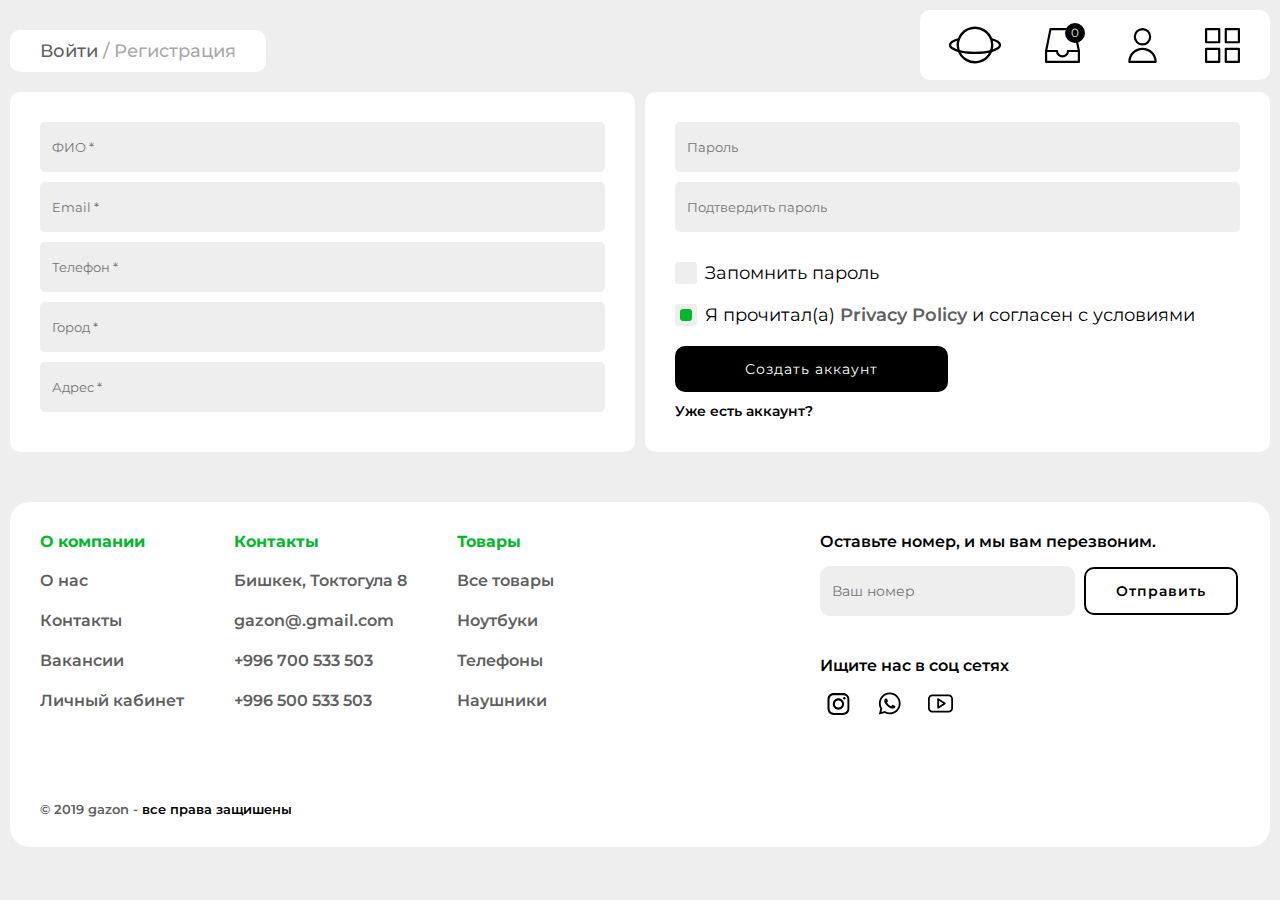
<file: registration.html>
<!DOCTYPE html>
<html lang="en">

<head>
    <meta charset="UTF-8">
    <meta name="viewport" content="width=device-width, initial-scale=1.0">
    <link rel="shortcut icon" type="image/png" href="./content/icons/shortcut.png">
    <title>Регистрация | Gazon</title>
    <link rel="stylesheet" href="./assets/css/base.css">
    <link rel="stylesheet" href="./assets/css/registration.css">
</head>

<body>
    <nav>
        <div class="modal_side">
            <div class="bar">
                <div class="close_btn"><span></span></div>
                <h4 class="bar_title">Товар добавлен</h4>
                <div class="cart_modal"></div>
                <div class="bar_links">
                    <a href="./cart.html">Перейти в корзину</a>
                    <a href="./checkout.html">Оформить заказ</a>
                </div>
            </div>
        </div>
        <a href="./index.html" class="logo">
            <img src="./content/icons/logo.svg" alt="logo">
        </a>
        <div class="cart_btn">
            <img src="./content/icons/cart.svg" alt="cart">
            <p class="cart_btn_count"></p>
        </div>
        <div class="profile_btn">
            <img src="./content/icons/profile.svg" alt="profile">
        </div>
        <div class="menu_btn">
            <img src="./content/icons/menu.svg" alt="menu">
        </div>
        <div class="side_bar">
            <div class="close_btn"><span></span></div>
            <div class="menu_bar bar">
                <h4 class="bar_title">Меню</h4>
                <div class="menu_container">
                    <div class="menu">
                        <ul>
                            <li><a href="./index.html" class="menu_item">Главная</a></li>
                            <li><a href="./about.html" class="menu_item">О нас</a></li>
                            <li><a href="./contact.html" class="menu_item">Контакты</a></li>
                            <li><a href="./products.html" class="menu_item" data-group="all"
                                    data-producer="all">Товары</a></li>
                        </ul>
                        <ul>
                            <li><a href="./products.html" class="menu_item" data-group="popular"
                                    data-producer="all">Популярное</a></li>
                            <li><a href="./products.html" class="menu_item" data-group="discount"
                                    data-producer="all">Акции</a></li>
                            <li><a href="./products.html" class="menu_item" data-group="new"
                                    data-producer="all">Новинки</a></li>
                        </ul>
                        <ul>
                            <li><a href="./products.html" class="menu_item" data-group="notebook"
                                    data-producer="all">Ноутбуки</a></li>
                            <li><a href="./products.html" class="menu_item" data-group="phone"
                                    data-producer="all">Телефоны</a></li>   
                            <li><a href="./products.html" class="menu_item" data-group="headphones"
                                    data-producer="all">Наушники</a></li>    
                        </ul>
                        <ul>
                            <li><a href="./products.html" class="menu_item" data-group="all"
                                    data-producer="apple">Apple</a></li>
                            <li><a href="./products.html" class="menu_item" data-group="all"
                                    data-producer="xiaomi">Xiaomi</a></li>
                            <li><a href="./products.html" class="menu_item" data-group="all"
                                    data-producer="samsung">Samsung</a></li>
                            <li><a href="./products.html" class="menu_item" data-group="all"
                                    data-producer="acer">Acer</a></li>
                            <li><a href="./products.html" class="menu_item" data-group="all"
                                    data-producer="lenovo">Lenovo</a></li>
                            <li><a href="./products.html" class="menu_item" data-group="all"
                                    data-producer="hp">HP</a></li>
                            <li><a href="./products.html" class="menu_item" data-group="all"
                                    data-producer="huawei">Huawei</a></li>
                            <li><a href="./products.html" class="menu_item" data-group="all"
                                    data-producer="nokia">Nokia</a></li>
                            <li><a href="./products.html" class="menu_item" data-group="all"
                                    data-producer="jbl">JBL</a></li>
                            <li><a href="./products.html" class="menu_item" data-group="all"
                                    data-producer="sony">Sony</a></li>
                            <li><a href="./products.html" class="menu_item" data-group="all"
                                    data-producer="beats">Beats</a></li>
                            <li><a href="./products.html" class="menu_item" data-group="all"
                                    data-producer="sennheiser">Sennheiser</a></li>
                            <li><a href="./products.html" class="menu_item" data-group="all"
                                    data-producer="grado">Grado</a></li>
                        </ul>
                    </div>
                </div>
                <div class="bar_links">
                    <a href="./cart.html">Корзина</a>
                    <a href="./login.html" class="menu_profile_btn">Личный кабинет</a>
                </div>
            </div>
            <div class="cart_bar bar">
                <h4 class="bar_title">Ваша корзина</h4>
                <div class="cart_data_container">
                    <div class="cart_data"></div>
                </div>
                <div class="cart_info">
                    <p class="cart_count"></p>
                    <p class="cart_price"></p>
                </div>
                <div class="bar_links">
                    <a href="./cart.html">Перейти в корзину</a>
                    <a href="./checkout.html">Оформить заказ</a>
                </div>
            </div>
            <div class="login_bar bar">
                <h4 class="bar_title">Войти в аккаунт</h4>
                <form>
                    <input type="text" placeholder="Введите ваш Email" required name="email" class="email">
                    <input type="password" placeholder="Введите ваш пароль" required name="password" class="password">
                    <button class="login_btn">Войти</button>
                </form>
                <h5 class="forgot_pass_btn">Забыли пароль?</h5>
                <div class="reg_bar">
                    <h4>Зарегистрироваться</h4>
                    <p>Удобное завершение оформления заказа, также вы сможете отслеживать ваши заказы.</p>
                </div>
                <div class="bar_links">
                    <a href="./registration.html">Регистрация</a>
                </div>
            </div>
            <div class="forgot_pass_bar bar">
                <h4 class="bar_title">Забыли пароль?</h4>
                <p>Пожалуйста, введите свой адрес электронной почты ниже, чтобы получить ссылку для сброса пароля.</p>
                <form action="index.html">
                    <input type="text" placeholder="Введите ваш Email" required name="email">
                    <button>Сбросить пароль</button>
                </form>
                <h5 class="forgot_pass_back_btn">Назад</h5>
                <div class="bar_links">
                    <a href="./login.html">Войти</a>
                    <a href="./registration.html">Регистрация</a>
                </div>
            </div>
        </div>
    </nav>

    <div class="container">
        <section class="registration_section">
            <div class="section_title">
                <a href="./login.html">Войти</a>
                <span>/</span>
                <p>Регистрация</p>
            </div>
            <form action="">
                <div class="registration_box">
                    <input type="text" placeholder="ФИО *" required class="registration_input">
                    <input type="text" placeholder="Email *" required class="registration_input">
                    <input type="text" placeholder="Телефон *" required class="registration_input"> 
                    <input type="text" placeholder="Город *" required class="registration_input">
                    <input type="text" placeholder="Адрес *" required class="registration_input">
                </div>
                <div class="registration_box">
                    <input type="password" placeholder="Пароль" required class="registration_input">
                    <input type="password" placeholder="Подтвердить пароль" required class="registration_input">
                    <input type="checkbox" name="pay" id="pay1">
                    <label for="pay1">Запомнить пароль</label>
                    <input type="checkbox" name="pay" id="agreement" checked="true">
                    <label for="agreement">Я прочитал(а) <a href="">Privacy Policy</a> и согласен с условиями</label>
                    <button class="registration_button">Создать аккаунт</button>
                    <a href="./login.html">Уже есть аккаунт?</a>
                </div>
            </form>
        </section>
        <footer>
            <div class="footer_container">
                <div class="footer_boxes">
                    <ul>
                        <h4>О компании</h4>
                        <li><a href="./about.html">О нас</a></li>
                        <li><a href="./contact.html">Контакты</a></li>
                        <li><a href="https://hh.ru/" target="_blank">Вакансии</a></li>
                        <li><a href="./login.html" class="footer_profile_btn">Личный кабинет</a></li>
                    </ul>
                    <ul>
                        <h4>Контакты</h4>
                        <li><a href="https://2gis.com/" target="_blank">Бишкек, Токтогула 8</a></li>
                        <li><a href="mailto:gazon@.gmail.com">gazon@.gmail.com</a></li>
                        <li><a href="tel:+996700533503">+996 700 533 503</a></li>
                        <li><a href="tel:+996500533503">+996 500 533 503</a></li>
                    </ul>
                    <ul>
                        <h4>Товары</h4>
                        <li><a href="./products.html" data-group="all" data-producer="all">Все товары</a></li>
                        <li><a href="./products.html" data-group="notebook" data-producer="all">Ноутбуки</a></li>
                        <li><a href="./products.html" data-group="phone" data-producer="all">Телефоны</a></li>
                        <li><a href="./products.html" data-group="headphones" data-producer="all">Наушники</a></li>
                    </ul>
                </div>
                <div class="call_back">
                    <h4>Оставьте номер, и мы вам перезвоним.</h4>
                    <form action="index.html">
                        <input type="text" placeholder="Ваш номер" required>
                        <button>Отправить</button>
                    </form>
                    <div class="follow_us">
                        <h4>Ищите нас в соц сетях</h4>
                        <a href="https://www.instagram.com/" target="_blank"><img src="./content/icons/instagram.svg" alt="instagram"></a>
                        <a href="https://wa.me/+996500533503" target="_blank"><img src="./content/icons/whatsapp.svg" alt="whatsapp"></a>
                        <a href="https://www.youtube.com/" target="_blank"><img src="./content/icons/youtube.svg" alt="youtube"></a>
                    </div>
                </div>
                <div class="footer_title">© 2019 gazon - <a href="https://en.wikipedia.org/wiki/All_rights_reserved" target="_blank">все права защишены</a></div>
            </div>
        </footer>
    </div>
    <script src="./assets/js/data.js"></script>
    <script src="./assets/js/script.js"></script>
    <script src="./assets/js/registration.js"></script>
</body>

</html>
</file>
<file: assets/css/base.css>
@import url('https://fonts.googleapis.com/css2?family=Montserrat:wght@200;300;400;500;600;700;900&display=swap');

:root{
    --text: #000;
    --text1: #606060;
    --bg: #eeeeee;
    --bg1: #fff; 
    --gray: #a9a9a9;
    --red: #f03e3e;
    --green: #00b92b;
    --yellow: #dbd75c;
}

body{
    overflow-x: hidden;
    background: var(--bg);
    color: var(--text);
}

*,
*::after,
*::before{
    margin: 0;
    padding: 0;
    box-sizing: border-box;
    outline: none;
    font-family: 'Montserrat', sans-serif;
    -webkit-tap-highlight-color: rgba(0,0,0,0); -webkit-tap-highlight-color: transparent;
}

a{
    color: var(--text);
    text-decoration: none;
}

textarea, button, input{
    border: 0;
    outline: 0;
    color: var(--text);
    background: none;
}

ul{
    list-style: none;
}

::-webkit-scrollbar{
    width: 0;
}

*::selection{
    background: var(--bg);
    color: var(--green);
}
.body_overflow{
    overflow-y: hidden;
}




.container{
    width: 100%;
    transition: ease 0.3s;
}

.container_hide{
    transform: translateX(-360px);
}



nav{
    position: fixed;
    top: 10px;
    right: 10px;
    width: 350px;
    height: 70px;
    background: var(--bg1);
    display: flex;
    align-items: center;
    justify-content: space-between;
    flex-wrap: wrap;
    z-index: 9;
    transition: ease 0.3s;
    padding: 0px 30px;
    border-radius: 10px;
}

.logo{
    width: 50px;
    height: 50px;
    display: flex;
    align-items: center;
    justify-content: center;
}

.logo::after{
    content: '';
    position: absolute;
    width: 35px;
    height: 35px;
    z-index: -1;
    border-radius: 50%;
    background: var(--green);
    opacity: 0;
    transition: ease 0.3s;
}

.logo img{
    width: 100%;
    transform: rotate(30deg);
}

.logo:hover::after{
    opacity: 1;
}

.menu_btn,
.cart_btn,
.profile_btn{
    height: 35px;
    width: 35px;
    cursor: pointer;
    display: flex;
    align-items: center;
    justify-content: center;
    border-radius: 50%;
    transition: ease 0.3s;
}

.menu_btn:hover,
.cart_btn:hover,
.profile_btn:hover {
    background: var(--yellow);
}

.menu_btn img,
.cart_btn img,
.profile_btn img{
    width: 35px;
    transition: ease 0.3s;
}


.cart_btn{
    position: relative;
}

.cart_btn_count{
    position: absolute;
    top: -5px;
    right: -5px;
    background: var(--text);
    color: var(--bg);
    width: 20px;
    height: 20px;
    border-radius: 50%;
    display: flex;
    align-items: center;
    justify-content: center;
    font-size: 12px;
    pointer-events: none;
}



.close_btn{
    width: 30px;
    height: 30px;
    background: var(--text);
    border-radius: 5px;
    display: flex;
    align-items: center;
    justify-content: center;
    cursor: pointer;
    transition: ease 0.3s;
    position: absolute;
    top: 30px;
    right: 30px;
}

.close_btn span{
    position: relative;
    height: 2px;
    width: 15px;
    transition: ease 0.3s;
    pointer-events: none;
}
.close_btn span::after,
.close_btn span::before{
    content: '';
    position: absolute;
    width: 100%;
    height: 100%;
    background: var(--bg1);
    transform: rotate(45deg);
    
}
.close_btn span::after{
    transform: rotate(-45deg);
}
.close_btn:hover{
    background: var(--red);
}
.close_btn:hover span{
    transform: rotate(90deg);
}



.side_bar{
    position: absolute;
    top: 80px;
    right: 0;
    height: calc(100vh - 100px);
    width: 350px;
    background: var(--bg1);
    transform: translateX(110%);
    transition:  ease 0.3s;
    border-radius: 10px;
    padding: 30px;
}
.side_bar_show{
    transform: translateX(0);
}

.bar{
    height: 100%;
    width: 100%;
    display: flex;
    flex-direction: column;
}

.bar_title{
    background: var(--bg);
    width: calc(100% - 50px);
    border-radius: 5px;
    font-size: 18px;
    font-weight: 600;
    padding: 5px 10px;
    margin-bottom: 10px;
}
.bar_links{
    margin-top: auto;
}

.bar_links a{
    display: block;
    background: var(--text);
    color: var(--bg1);
    font-size: 14px;
    letter-spacing: 1px;
    margin-top: 10px;
    border-radius: 10px;
    text-align: center;
    padding: 14px 0px;
    transition: ease 0.3s;
}

.bar_links a:hover{
    background: var(--green);
}

.bar h5{
    text-decoration: underline;
    font-size: 16px;
    cursor: pointer;
}
.bar h5:hover{
    text-decoration: none;
    color: var(--red);
}

.bar input{
    width: 100%;
    height: 50px;
    background: var(--bg);
    border: 2px solid var(--bg);
    font-size: 14px;
    padding: 0 10px;
    margin: 5px 0;
    border-radius: 10px;
    transition: ease 0.3s;
}

.bar input:focus{
    border-color: var(--green);
}
.bar button{
    border: 2px solid var(--text);
    font-weight: 600;
    font-size: 14px;
    letter-spacing: 1px;
    width: 100%;
    padding: 13px 0;
    margin: 10px 0;
    border-radius: 10px;
    text-align: center;
    cursor: pointer;
    transition: ease 0.3s;
}

.bar button:hover{
    background: var(--bg);
    color: var(--green);
    border-color: var(--green);
}

.bar p{
    margin: 5px 0;
}

.login_bar .bar_links{
    margin-top: 20px;
}

.reg_bar{
    margin-top: auto;
}


.modal_side{
    position: absolute;
    top: 75px;
    right: 0;
    width: 350px;
    height: calc(100vh - 95px);
    background: var(--bg1);
    transition:  ease 0.3s;
    padding: 30px;
    border-radius: 10px;
    transform: translateX(110%);
}

.modal_side_show{
    transform: translateX(0);
}


.menu_container{
    position: relative;
    height: 100%;
    overflow-y: hidden;
    border-radius: 10px;
}

.menu{
    overflow: hidden;
    overflow-y: scroll;
    height: 100%;
    padding-bottom: 10%;
}

.menu_container::after{
    content: '';
    position: absolute;
    bottom: 0;
    left: 0;
    width: 100%;
    height: 15%;
    background: linear-gradient(transparent, var(--bg1));
    pointer-events: none;
}

.menu ul{
    margin-bottom: 10px;
    background: var(--bg);
    padding: 10px;
    border-radius: 10px;
}

.menu ul li{
    font-size: 20px;
    line-height: 30px;
    font-weight: 500;
}

.menu ul li a:hover{
    color: var(--green);
}












.cart_modal{
    overflow-y: auto;
    display: flex;
    flex-wrap: wrap;
    align-items: center;
    justify-content: space-between;
    height: auto;
}


.cart_modal img{
    max-width: 75px;
    max-height: 75px;
    margin-bottom: 5px;
}

.cart_modal a{
    font-size: 18px;
    width: calc(100% - 80px);
}

.cart_modal a:hover{
    text-decoration: underline;
    color: var(--text1);
}


.cart_modal .title{
    position: relative;
}

.cart_modal .title::after{
    content: '';
    position: absolute;
    top: 50%;
    left: 0px;
    width: 100%;
    height: 50%;
    background: linear-gradient(transparent, var(--bg1));
    pointer-events: none;
}

.cart_modal .title p{
    font-size: 14px;
    max-height: 55px;
    padding-bottom: 15px;
    overflow: hidden;
    overflow-y: scroll;
}

.cart_modal .panel{
    display: flex;
    flex-wrap: wrap;
    align-items: center;
    margin: 30px 0;
    padding: 10px;
    width: 100%;
    border-radius: 10px;
    background: var(--bg);
}

.cart_modal_price{
    width: calc(100% - 20px);
}

.cart_modal_price div{
    color: var(--text1);
}

.cart_modal_price div span{
    font-size: 22px;
    color: var(--text);
}

.cart_modal .panel .del_btn{
    margin-right: 30px;
}












.cart_data_container{
    height: 100%;
    position: relative;
    overflow-y: hidden;
    border-radius: 10px;
}

.cart_data_container::after{
    content: '';
    position: absolute;
    left: 0;
    bottom: 0;
    height: 10%;
    width: 100%;
    background: linear-gradient(transparent, var(--bg1));
    pointer-events: none;
}

.cart_info{
    display: flex;
    justify-content: space-between;
    margin-top: 10px;
}

.cart_info p{
    font-size: 16px;
    color: var(--text1);
}

.cart_info p span{
    font-weight: 600;
    color: var(--text);
}

.cart_data{
    overflow-y: auto;
    height: 100%;
    padding-bottom: 10%;
}


.cart_data_item{
    display: flex;
    flex-wrap: wrap;
    justify-content: space-between;
    align-items: center;
    margin-bottom: 10px;
    background: var(--bg);
    padding: 10px;
    border-radius: 10px;
}

.cart_data img {
    max-width: 75px;
    max-height: 75px;
    margin-top: 5px;
}

.cart_data a{
    width: calc(100% - 80px);
    font-size: 18px;
}

.cart_data a:hover{
    text-decoration: underline;
    color: var(--text1);
}

.cart_data_item_info{
    width: calc(100% - 70px);
}

.cart_data_item_info p{
    color: var(--text1);
}

.cart_data_item_info p span{
    font-weight: 600;
    font-size: 14px;
    color: var(--text);
}

.cart_data .panel{
    margin-bottom: auto;
    display: flex;
    justify-content: space-between;
    align-items: center;
    width: 70px;
    height: 20px;
}

.cart_data .panel .del_btn,
.cart_data .panel .plus_btn,
.cart_data .panel .minus_btn{
    width: 20px;
    height: 20px;
    background: var(--bg1);
}

.cart_data .panel .del_btn span,
.cart_data .panel .plus_btn span,
.cart_data .panel .minus_btn span{
    width: 8px;
}
















.panel .del_btn,
.panel .minus_btn,
.panel .plus_btn{
    height: 30px;
    width: 30px;
    display: flex;
    align-items: center;
    justify-content: center;
    cursor: pointer;
    background: var(--bg1);
    border-radius: 50%;
    transition: ease 0.3s;
}

.panel .del_btn span,
.panel .minus_btn span,
.panel .plus_btn span{
    width: 12px;
    height: 2px;
    background: var(--text);
    position: relative;
    transition: ease 0.3s;
    pointer-events: none;
}

.panel .del_btn span::before,
.panel .plus_btn span::before{
    content: '';
    position: absolute;
    width: 100%;
    height: 100%;
    background: var(--text);
    transform: rotate(90deg);
}

.panel .del_btn span{
    transform: rotate(45deg);
}

.panel .plus_btn:hover{
    background: var(--green)!important;
}
.panel .minus_btn:hover{
    background: var(--yellow)!important;
}

.panel .del_btn:hover{
    background: var(--red);
}

.panel .product_count{
    width: 30px;
    height: 30px;
    display: flex;
    align-items: center;
    justify-content: center;
    border: 1px solid var(--gray);
    border-radius: 10px;
    margin: 0 15px;
}





.empty_data {
    padding: 10px 0px;
    border-radius: 10px;
    width: 100%;
}

.empty_data h4{
    color: var(--text1);
    margin: 10px 0;
}

.empty_data a{
    color: var(--green);
    text-decoration: underline;
}

.empty_data a:hover{
    color: var(--gray);
    text-decoration: none;
}


.section_title{
    display: inline-flex;
    background: var(--bg1);
    color: var(--gray);
    padding: 10px 30px;
    border-radius: 10px;
    font-weight: 500;
    font-size: 18px;
    margin-bottom: 10px;
}

.section_title span{
    margin: 0 5px;
}

.section_title a{
    color: var(--text1);
    transition: ease 0.3s;
}

.section_title a:hover{
    color: var(--green);
}











.products{
    display: flex;
    flex-wrap: wrap;
    align-items: stretch;
    justify-content: flex-start;
}

.product {
    width: 25%;
    position: relative;
    display: flex;
    flex-direction: column;
}

.hide_product{
    display: none;
}

.product::after{
    content: '';
    position: absolute;
    bottom: 0;
    left: 0;
    width: 100%;
    height: 60%;
    z-index: -1;
    background: var(--bg1);
    border-radius: 20px;
    opacity: 0;
    transform: translateY(-10px);
    transition: ease 0.2s;
    pointer-events: none;
}

.product:hover::after{
    transform: translateY(0);
    opacity: 1;
}

.product .img_box{
    height: 15vw;
    overflow: hidden;
    display: flex;
    align-items: flex-end;
    justify-content: center;
    position: relative;
}

.product .img_box img{
    position: absolute;
    max-width: 75%;
    max-height: 75%;
}

.product .img_box img:nth-child(2) {
    opacity: 0;
}

.product:hover .img_box img:nth-child(2) {
    opacity: 1;
}
.product:hover .img_box img:nth-child(1) {
    opacity: 0;
}


.product .text_box{
    display: flex;
    flex-wrap: wrap;
    flex-grow: 1;
    padding: 20px 30px;
}

.product a{
    width: 100%;
    font-size: 25px;
    margin-bottom: 10px;
}

.product a:hover{
    text-decoration: underline;
}

.product .price{
    font-weight: 600;
    font-size: 16px;
    padding: 5px 0;
    margin-top: auto;
}

.product h5{
    position: absolute;
    top: 0;
    line-height: 4vw;
    font-size: 4vw;
    left: 50%;
    color: var(--bg1);
    z-index: -1;
    margin-top: auto;
    transform: translate(-50%, 10px);
    opacity: 0;
    transition: ease 0.2s;
}

.product:hover h5{
    transform: translate(-50%, 0px);
    opacity: 1;
}

.add_btn{
    width: 30px;
    height: 30px;
    background: var(--text);
    border-radius: 50%;
    margin-left: auto;
    margin-top: auto;
    display: flex;
    align-items: center;
    justify-content: center;
    cursor: pointer;
    transition: ease 0.3s;
}

.add_btn:hover{
    background: var(--green);
}
.add_btn:hover span{
    transform: rotate(180deg);
}
.add_btn span{
    width: 15px;
    height: 2px;
    background: transparent;
    position: relative;
    transition: ease 0.3s;
    pointer-events: none;
}

.add_btn span::after,
.add_btn span::before{
    content: '';
    position: absolute;
    width: 100%;
    height: 100%;
    background: var(--bg1);
}
.add_btn span::after{
    transform: rotate(90deg);
}

















footer{
    padding: 10px;
    margin-top: 30px;
}

.footer_container{
    display: flex;
    align-items: flex-start;
    justify-content: flex-start;
    flex-wrap: wrap;
    background: var(--bg1);
    padding: 30px;
    border-radius: 20px;
}

.footer_boxes{
    display: flex;
    align-items: center;
    justify-content: flex-start;
    flex-wrap: wrap;
    width: 65%;
}

.footer_boxes ul{
    margin-right: 50px;
    margin-bottom: 50px;
}

.footer_boxes ul h4{
    font-size: 16px;
    color: var(--green);
    margin-bottom: 10px;
}

.footer_boxes ul li{
    line-height: 40px;
}

.footer_boxes ul li a{
    font-weight: 600;
    color: var(--text1);
    cursor: pointer;
    transition: ease 0.3s;
}

.footer_boxes ul li a:hover{
    color: var(--text);
}


.footer_title{
    color: var(--text1);
    font-size: 13px;
    margin-top: 30px;
    font-weight: 600;
}

.footer_title a:hover{
    text-decoration: underline;
}

.call_back{
    width: 35%;
    position: relative;
}

.call_back h4{
    font-size: 16px;
    font-weight: 600;
    margin-bottom: 10px;
}

.call_back form{
    margin-top: 15px;
}

.call_back input{
    height: 50px;
    width: calc(100% - 165px);
    background: var(--bg);
    border: 2px solid var(--bg);
    font-size: 14px;
    padding: 0 10px;
    margin-right: 5px;
    border-radius: 10px;
    transition: ease 0.3s;
}

.call_back input:focus{
    border-color: var(--green);
}

.call_back button {
    border: 2px solid var(--text);
    font-weight: 600;
    font-size: 14px;
    letter-spacing: 1px;
    padding: 13px 30px;
    border-radius: 10px;
    text-align: center;
    cursor: pointer;
    transition: ease 0.3s;
}

.call_back button:hover{
    background: var(--bg);
    color: var(--green);
    border-color: var(--green);
}

.follow_us{
    margin-top: 40px;
}

.follow_us a{
    display: inline-block;
    margin-right: 10px;
    width: 37px;
    height: 37px;
    overflow: hidden;
    border-radius: 50%;
    display: inline-flex;
    align-items: center;
    justify-content: center;
    transition: ease 0.3s;
}

.follow_us a img{
    width: 70%;
}

.follow_us a:hover{
    background: var(--green);
}



.filter{
    width: 100%;
    padding: 30px;
    display: flex;
    align-items: flex-start;
    justify-content: flex-start;
    flex-wrap: wrap;
}

.filter_items{
    margin-right: auto;
    display: flex;
    flex-wrap: wrap;
    width: calc(100% - 400px);
}

.filter_item{
    margin: 0 10px 10px 0;
    background: var(--bg1);
    padding: 8px 12px;
    border-radius: 10px;
    cursor: pointer;
    font-size: 14px;
}

.filter_item_active{
    background: var(--text);
    color: var(--bg1);
}


.filter_select{
    background: var(--bg1);
    padding: 8px 12px;
    border-radius: 10px;
    border: 0;
    font-size: 14px;
    margin-right: 10px;
    margin-bottom: 10px;
}



.search{
    background: var(--bg1);
    padding: 8px 12px;
    border-radius: 10px;
    font-size: 14px;
}







@media screen and (max-width: 1000px){
    .product{
        width: 33.333%;
    }
    .product .img_box{
        height: 20vw;
    }
    .product h5{
        line-height: 5vw;
        font-size: 5vw;
    }
}

@media screen and (max-width: 750px){
    .product{
        width: 50%;
    }
    .product .img_box{
        height: 20vw;
    }
    .product h5{
        line-height: 7vw;
        font-size: 7vw;
    }

    .filter{
        padding: 20px 0;
    }

    .filter_items{
        width: 100%;
        margin-bottom: 10px;
    } 
}

@media screen and (max-width: 1200px){
    .footer_boxes,
    .call_back{
        width: 100%;
    }
}

@media screen and (max-width: 500px){

    .container_hide{
        transform: translateX(-100%);
    }

    .product{
        width: 100%;
    }
    .product .img_box{
        height: 55vw;
    }
    .product h5{
        line-height: 12vw;
        font-size: 12vw;
    }

    nav{
        width: calc(100% - 20px);
        justify-content: space-between;
    }

    .logo{
        margin: 0;
    }

    .modal_side{
        width: 100%;
    }
    .side_bar{
        width: 100%;
    }

    .call_back form input{
        width: 100%;
        margin-bottom: 10px;
    }
    
    .section_title{
        width: 100%;
    }
}
</file>
<file: assets/css/cart.css>
.cart_section{
    padding: 10px;
    margin-top: 20px;
}


.cart_container{
    display: flex;
    flex-wrap: wrap;
}


.cart_item{
    position: relative;
    display: flex;
    flex-wrap: wrap;
    align-items: center;
    justify-content: flex-start;
    width: 100%;
    margin-top: 10px;
    padding: 30px;
    border-radius: 10px;
    background: var(--bg1);
}

.cart_item_box_img{
    width: 150px;
    height: 150px;
    display: flex;
    align-items: center;
    justify-content: center;
    margin-right: 20px;
}

.cart_item_box_img img{
    max-width: 100%;
    max-height: 100%;
}


.cart_item_box_title a{
    font-size: 30px;
    font-weight: 500;
    transition: ease 0.3s;
}

.cart_item_box_title a:hover{
    text-decoration: underline;
}

.cart_item_box_title p{
    margin-top: 10px;
    font-size: 14px;
    color: var(--text1);
    text-transform: lowercase;
}

.cart_item_box_title p span{
    font-weight: 600;
    font-size: 18px;
    margin-left: 5px;
    color: var(--green);
    text-transform: capitalize;
}


.cart_item_box_panel{
    margin-left: auto;
    display: flex;
    flex-direction: column;
    align-items: flex-end;
    justify-content: flex-start;
    min-height: 150px;
}

.cart_item_box .cart_item_total_price{
    text-align: right;
    margin-bottom: 10px;
    font-size: 30px;
}

.cart_item_box .panel{
    display: flex;
}

.cart_item_box .panel .plus_btn,
.cart_item_box .panel .minus_btn{
    background: var(--bg);
}

.cart_item_box .del_btn{
    width: 35px;
    height: 35px;
    margin-bottom: auto;
    cursor: pointer;
    border-radius: 50%;
    background: var(--bg);
    display: flex;
    align-items: center;
    justify-content: center;
    transition: ease 0.3s;
}

.cart_item_box .del_btn img{
    width: 20px;
    height: 20px;
    pointer-events: none;
}

.cart_item_box .del_btn:hover{
    background: var(--red);
}


.total_panel{
    margin: 30px 0;
    padding: 30px;
    background: var(--bg1);
    border-radius: 10px;
    display: flex;
    flex-wrap: wrap;
    align-items: center;
    justify-content: flex-start;
}

.total_panel label{
    margin-right: 20px;
    font-size: 14px;
}

.total_panel input{
    height: 50px;
    background: var(--bg);
    border: 2px solid var(--bg);
    font-size: 14px;
    padding: 0 10px;
    margin: 5px 0;
    border-radius: 10px;
    transition: ease 0.3s;
}

.total_panel input:focus{
    border-color: var(--green);
}

.total_panel .total_price{
    margin-left: auto;
    font-size: 30px;
    font-weight: 600;
}

.cart_checkout{
    background: var(--bg1);
    padding: 30px;
    border-radius: 10px;
    display: flex;
    flex-wrap: wrap;
    justify-content: space-between;
    align-items: center;
}

.go_to_products_btn {
    font-size: 18px;
    font-weight: 600;
    text-decoration: underline;
}

.go_to_products_btn:hover{
    text-decoration: none;
    color: var(--green);
}


.go_to_checkout_btn{
    display: block;
    background: var(--text);
    color: var(--bg1);
    font-size: 14px;
    letter-spacing: 1px;
    margin-top: 10px;
    border-radius: 10px;
    text-align: center;
    padding: 14px 46px;
    transition: ease 0.3s;
}

.go_to_checkout_btn:hover{
    background: var(--green);
}

.cart_checkout p{
    width: 100%;
    margin-top: 10px;
    text-align: right;
    font-size: 14px;
}

.cart_checkout p a{
    font-weight: 600;
    color: var(--green)
}

.cart_checkout p a:hover{
    text-decoration: underline;
}









@media screen and (max-width: 800px){
    .cart_section{
        margin-top: 80px;
    }

    .cart_item_box_img{
        width: 100px;
        height: 100px;
        margin-bottom: 20px;
    }
    
    
    .cart_item_box_title a{
        font-size: 22px;
    }

    
    
    
    .cart_item_box_panel{
        width: 100%;
        margin-left: 0;
        margin-top: 30px;
        display: flex;
        flex-wrap: wrap;
        flex-direction: initial;
        align-items: center;
        justify-content: space-between;
        min-height: auto;
    }
    
    .cart_item_box .cart_item_total_price{
        text-align: left;
        margin-bottom: 0px;
        font-size: 18px;
    }
    
    .total_panel label{
        margin-right: 0px;
    }
    
    .total_panel input{
        width: 100%;
        margin: 20px 0;
    }
    
    .total_panel .total_price{
        margin-left: 0;
    }

    
    .go_to_checkout_btn{
        width: 100%;
        margin-top: 20px;
    }
    
    .cart_checkout p{
        text-align: left;
    }

}
</file>
<file: assets/css/checkout.css>
.checkout_section{
    padding: 10px;
    margin-top: 20px;
}

.login_link{
    width: 100%;
    display: flex;
    align-items: center;
    justify-content: space-between;
    flex-wrap: wrap;
    padding: 10px 30px;
    background: var(--bg1);
    border-radius: 10px;
    margin: 10px 0;
}


.login_link a{
    border: 2px solid var(--text);
    font-weight: 600;
    font-size: 14px;
    letter-spacing: 1px;
    padding: 13px 30px;
    margin: 10px 0;
    border-radius: 10px;
    text-align: center;
    cursor: pointer;
    transition: ease 0.3s;
}

.login_link a:hover{
    background: var(--bg);
    color: var(--green);
    border-color: var(--green);
}



.checkout{
    display: flex;
    flex-wrap: wrap;
    align-items: flex-start;
    justify-content: space-between;
}

.checkout_form{
    border-radius: 10px;
    padding: 30px;
    background: var(--bg1);
    width: calc(100% - 360px);
}

.checkout_form h4,
.checkout_info h4{
    font-size: 16px;
    font-weight: 600;
    color: var(--text1);
    width: 100%;
}

.checkout_form h4 span,
.checkout_info h4 span{
    color: var(--green);
}

.form_box{
    margin-bottom: 50px;
    display: flex;
    flex-wrap: wrap;
}



.form_box input{
    width: calc(50% - 10px);
    margin-top: 20px;
    height: 50px; 
    background: var(--bg);
    border: 2px solid var(--bg);
    font-size: 14px;
    padding: 0 10px;
    border-radius: 10px;
    transition: ease 0.3s;
}

.form_box input:nth-child(2),
.form_box input:nth-child(5),
.form_box input:nth-child(6) {
    text-transform: capitalize;
}


.form_box input:nth-child(odd){
    margin-left: auto;
}

.form_box input:focus{
    border-color: var(--green);
}


input[type = 'checkbox'],
input[type = 'radio']{
	display: none;
}

.form_box label{
	display: inline-block;
    padding-left: 30px;
    margin-right: 30px;
    margin-top: 20px;
    font-size: 18px;
	cursor: pointer;
	user-select: none;
	position: relative;
}

.form_box label::after,
.form_box label::before{
	content: '';
	position: absolute;
	left: 0px;
	top: 0;
	width: 22px;
	height: 22px;
	background:  var(--bg);
	vertical-align: middle;
	transition:all ease  0.3s;
	border-radius: 3px;
}

.form_box label::after{
	background: var(--green);
	width: 12px;
	height: 12px;
	top: 5px;
	left: 5px;
	transition: all ease 0.1s;
	transform: scale(0);
}
input[type='checkbox']:checked+label::after,
input[type='radio']:checked+label::after{
	transform: scale(1);
}


.checkout_form button{
    display: block;
    background: var(--text);
    color: var(--bg1);
    font-size: 14px;
    letter-spacing: 1px;
    border-radius: 10px;
    text-align: center;
    padding: 14px 30px;
    transition: ease 0.3s;
    cursor: pointer;
}

.checkout_form button:hover{
    background: var(--green);
}




.checkout_info{
    width: 350px;
    position: sticky;
    top: 90px;
    padding: 30px;
    border-radius: 10px;
    background: var(--bg1);
}


.checkout_data_item:nth-child(1) {
    margin-top: 20px;
}

.checkout_data_item{
    display: flex;
    align-items: center;
    overflow: hidden;
    padding: 10px;
    border-radius: 5px;
    font-size: 12px;
}

.checkout_data_item:nth-child(odd) {
    background: var(--bg);
}

.checkout_data_item a{
    color: var(--text1);
    margin-right: auto;
}

.checkout_data_item a:hover{
    text-decoration: underline;
}

.checkout_data_item p{
    min-width: 50px;
    margin-left: 10px;
    text-align: right;
}

.checkout_data_total_price{
    display: flex;
    justify-content: space-between;
    margin-top: 10px;
    border-radius: 10px;
    padding: 10px;
    font-size: 14px;
    background: var(--bg);
}

.checkout_data_total_price span{
    color: var(--green);
}

.checkout_data_total_price p{
    font-size: 16px;
}






@media screen and (max-width: 1000px){

    .checkout_section{
        margin-top: 80px;
    }
    
    .login_link a{
        width: 100%;
        display: inline-block;
        margin-top: 10px;
    }

    .checkout{
        flex-direction: column-reverse;
    }
    

    .checkout_form{
        width: 100%;
    }
    
    
    .form_box input{
        width: 100%;
    }
    
    .checkout_form button{
        width: 100%;
    }
    
    .checkout_form button:hover{
        background: var(--green);
    }
    
    
    
    
    .checkout_info{
        width: 100%;
        position: static;
        margin: 10px 0;
    }
}
</file>
<file: assets/css/login.css>
.login_section{
    padding: 10px;
    margin-top: 20px;
}

.login_boxes{
    margin-top: 10px;
    display: flex;
    flex-wrap: wrap;
    align-items: stretch;
    justify-content: space-between;
}

.login_box{
    width: calc(50% - 5px);
    padding: 30px;
    background: var(--bg1);
    border-radius: 10px;
}

.login_box form{
    display: flex;
    flex-wrap: wrap;
    align-items: flex-start;
    justify-content: space-between;
}


.login_box form button{
    display: inline-block;
    background: var(--text);
    color: var(--bg1);
    font-size: 14px;
    letter-spacing: 1px;
    border-radius: 10px;
    text-align: center;
    padding: 14px 10px;
    width: calc(50% - 10px);
    transition: ease 0.3s;
    cursor: pointer;
    margin-top: 10px;
}

.login_box form button:hover{
    background: var(--green);
}

.login_box form input{
    width: calc(50% - 10px);
    height: 50px;
    padding: 0 10px;
    margin-bottom: 10px;
    border-radius: 5px;
    background: var(--bg);
    border: 2px solid var(--bg);
    transition: ease 0.3s;
}

.login_box form input:focus{
    border: 2px solid var(--green);
}




input[type = 'checkbox'],
input[type = 'radio']{
	display: none;
}


.login_box label{
	display: inline-block;
    padding-left: 30px;
    margin-right: 30px;
    margin-top: 20px;
    font-size: 18px;
	cursor: pointer;
	user-select: none;
	position: relative;
}

.login_box label::after,
.login_box label::before{
	content: '';
	position: absolute;
	left: 0px;
	top: 0;
	width: 22px;
	height: 22px;
	background:  var(--bg);
	vertical-align: middle;
	transition:all ease  0.3s;
	border-radius: 3px;
}

.login_box label::after{
	background: var(--green);
	width: 12px;
	height: 12px;
	top: 5px;
	left: 5px;
	transition: all ease 0.1s;
	transform: scale(0);
}
input[type='checkbox']:checked+label::after,
input[type='radio']:checked+label::after{
	transform: scale(1);
}


.login_box.reg_box p{
    font-size: 16px;
    font-weight: 600;
    line-height: 25px;
}

.login_box.reg_box a{
    display: block;
    margin-top: 20px;
    padding: 14px 10px;
    width: calc(50% - 10px);
    text-align: center;
    background: var(--text);
    color: var(--bg1);
    font-size: 14px;
    letter-spacing: 1px;
    border-radius: 10px;
    transition: ease 0.3s;
}

.login_box.reg_box a:hover{
    background: var(--green);
}


@media screen and (max-width: 1000px){
    .login_box{
        width: 100%;
        margin-bottom: 10px;
    }
}

@media screen and (max-width: 700px) {
    .login_section{
        margin-top: 80px;
    }
    .login_box form input{
        width: 100%;
    }

    .login_box form button{
        width: 100%;
        margin-top: 20px;
    }
    .login_box.reg_box a{
        width: 100%;
    }
}
</file>
<file: assets/css/product.css>
.product_data{
    display: flex;
    flex-wrap: wrap;
    align-items: flex-start;
    justify-content: flex-start;
    padding: 0px 10px;
    width: 100%;
    height: calc(100vh - 80px);
    margin-top: 80px;
    position: relative;
}


.product_gallery{
    height: 80%;
    width: 17vh;
    display: flex;
    flex-direction: column;
    align-items: center;
    justify-content: flex-start;
}

.product_gallery .gallery_item{
    height: calc(25% - 10px);
    margin-top: 10px;
    width: 100%;
    display: flex;
    align-items: center;
    justify-content: center;
    cursor: pointer;
    background: var(--bg1);
    border-radius: 5px;
    transition: ease 0.3s;
}


.product_gallery .gallery_item:hover{
    background: var(--bg);
}

.product_gallery .gallery_item img{
    max-width: 80%;
    max-height: 80%;
    pointer-events: none;
}


.product_title{
    position: absolute;
    top: 0;
    left: 40%;
    transform: translate(-50%, -20%);
    color: var(--bg1);
    z-index: -1;
    font-size: 10vw;
}

.product_img{
    width: calc(100% - 17vh - 370px);
    height: 80%;
    min-height: 350px;
    display: flex;
    align-items: center;
    justify-content: center;
    position: relative;
    margin-left: 10px;
}

.product_img img{
    position: absolute;
    top: 50%;
    left: 50%;
    transform: translate(-50%, -50%);
    max-width: 70%;
    max-height: 70%;
}



.product_info{
    width: 350px;
    height: calc(100vh - 100px);
    background: var(--bg1);
    padding: 30px;
    border-radius: 10px;
    position: absolute;
    right: 10px;
    top: 10px;
    transition: ease 0.3s;
}

.product_info_bar{
    height: 100%;
    width: 100%;
    display: flex;
    flex-direction: column;
}

.product_info .bar_title{
    width: 100%;
}

.product_info_container{
    overflow-y: hidden;   
    height: 100%;
    position: relative;
    background: var(--bg);
    border-radius: 10px;
}

.product_info_container::after{
    content: '';
    position: absolute;
    bottom: 0;
    left: 0px;
    width: 100%;
    height: 20%;
    background: linear-gradient(transparent, var(--bg1));
    pointer-events: none;
}

.product_info_container ul{
    overflow-y: auto;
    height: 100%;
    padding: 10px 10px 20% 10px;
}

.product_info_container ul li{
    margin-bottom: 15px;
    line-height: 20px;
    font-size: 15px;
}

.product_info_container ul li p span{
    font-weight: 700;
    font-size: 14px;
    color: var(--green);
}

.product_info_container ul li:nth-child(1),
.product_info_container ul li:nth-child(2),
.product_info_container ul li:nth-child(3) {
    color: var(--text1);
    line-height: 15px;
    font-size: 12px;
}


.product_info .product_add_btn{
    background: var(--text);
    color: var(--bg1);
    font-size: 14px;
    letter-spacing: 1px;
    margin-top: 10px;
    border-radius: 10px;
    text-align: center;
    transition: ease 0.3s;
    cursor: pointer;
    width: 100%;
    display: flex;
    align-items: center;
    justify-content: center;
    padding: 14px 0;
    user-select: none;
}

.product_info .product_add_btn:hover{
    background: var(--green);
}



.container_hide .product_info{
    filter: grayscale(1) opacity(0.8);
    background: var(--bg);
}


.product_panel{
    width: calc(100% - 360px);
    height: calc(20% - 20px);
    padding: 0 30px;
    display: flex;
    flex-wrap: wrap;
    align-items: center;
    justify-content: space-between;
    background: var(--bg1);
    border-radius: 10px;
}

.product_panel h2{
    font-size: 25px;
    font-weight: 600;
    width: 30%;
}

.product_panel .panel{
    display: flex;
}

.product_panel .panel .plus_btn,
.product_panel .panel .minus_btn{
    background: var(--bg);
}


.product_price{
    min-width: 200px;
}

.product_price div{
    color: var(--text1);
    text-align: right;
}

.product_price div span{
    font-size: 22px;
    color: var(--text);
}



.tegs{
    width: 100%;
    margin: 30px 10px;
    padding: 30px;
}

.tegs h4{
    color: var(--text1);
}

.teg{
    display: inline-block;
    background: var(--bg1);
    margin: 10px 10px 0 0;
    padding: 8px 12px;
    border-radius: 10px;
    cursor: pointer;
    transition: ease 0.3s;
}


.teg_active{
    color: var(--bg1);
    background: var(--text);
}


.products{
    padding: 10px;
}


@media screen and (max-width: 1000px){
    .product_data{
        height: auto;
    }
    .product_gallery{
        flex-direction: row;
        width: 100%;
        height: 20vw;
        padding: 10px;
        margin: 20px 0;
    }

    .product_gallery .gallery_item{
        width: calc(25% - 10px);
        height: 100%;
        margin: 0 10px;
    }

    .product_img{
        height: 300px;
        width: 100%;
        margin-top: 30px;
    }

    .product_title{
        position: static;
        transform: translateX(0);
        width: 100%;
        text-align: center;
        font-size: 15vw;
    }

    .product_info{
        position: static;
        width: 100%;
        height: auto;
    }

    .product_panel{
        width: 100%;
        justify-content: center;
        margin-top: 20px;
        padding: 30px;
    }

    .product_panel h2{
        width: 100%;
        text-align: center;
    }

    .product_panel .panel{
        width: 100%;
        justify-content: center;
        margin: 20px 0;
    }
    

    .product_price{
        min-width: auto;
    }
    .product_price div{
        text-align: center;
    }

    .tegs{
        padding: 0px;
    }
}
</file>
<file: assets/css/products.css>
.products_section{
    padding: 10px;
    min-height: 100vh;
    margin-top: 80px;    
}
</file>
<file: assets/css/profile.css>
.proifle_section{
    padding: 10px;
    margin-top: 20px;
}

.profile_container{
    display: flex;
    flex-wrap: wrap;
    align-items: flex-start;
    justify-content: space-between;
    margin-top: 10px;
}

.profile{
    width: 340px;
    padding: 30px;
    border-radius: 10px;
    background: var(--bg1);
    position: sticky;
    top: 10px;
    display: flex;
    flex-direction: column;
    align-items: center;
}

.profile img{
    width: 100px;
    margin-bottom: 20px;
    border-radius: 50%;
}

.profile input{
    width: 100%;
    height: 50px;
    background: var(--bg);
    border: 2px solid var(--bg);
    font-size: 14px;
    font-weight: 600;
    padding: 0 10px;
    margin: 5px 0;
    border-radius: 10px;
    transition: ease 0.3s;
}

.profile input:nth-child(2),
.profile input:nth-child(5),
.profile input:nth-child(6){
    text-transform: capitalize;
}

.profile input:focus{
    border-color: var(--green);
}


.profile .logout_btn,
.profile .refresh_btn{
    border: 2px solid var(--bg);
    font-weight: 600;
    font-size: 14px;
    letter-spacing: 1px;
    width: 100%;
    padding: 13px 0;
    border-radius: 10px;
    text-align: center;
    cursor: pointer;
    transition: ease 0.3s;
}

.profile .refresh_btn{
    margin-top: 20px;
}

.profile .refresh_btn:hover{
    background: var(--bg);
    color: var(--green);
    border-color: var(--green);
}

.profile .logout_btn{
    margin-top: 10px;
}

.profile .logout_btn:hover{
    background: var(--bg);
    color: var(--red);
    border-color: var(--red);
}


.history{
    border-radius: 10px;
    width: calc(100% - 350px);
}

.history_item{
    position: relative;
    width: 100%;
    margin-bottom: 10px;
    padding: 10px;
    border-radius: 5px;
    display: flex;
    align-items: center;
    justify-content: flex-start;
    flex-wrap: wrap;
    background: var(--bg1);
}

.history_item .img_box{
    width: 180px;
    height: 180px;
    display: flex;
    align-items: center;
    justify-content: center;
}

.history_item .img_box img{
    max-width: 75%;
    max-height: 75%;
}

.history_item .text_box{
    width: calc(100% - 260px);
}

.history_item .text_box a{
    font-size: 18px;
}

.history_item .text_box a:hover{
    text-decoration: underline;
}

.history_item .text_box .place,
.history_item .text_box .date{
    font-size: 14px;
    font-weight: 600;
    margin-top: 5px;
    color: var(--gray);
}

.history_item .text_box .date span,
.history_item .text_box .place span{
    text-transform: capitalize;
    color: var(--green);
}

.history_item .cancel_btn{
    display: inline-block;
    margin-top: 15px;
    cursor: pointer;
    padding: 5px 10px;
    font-size: 13px;
    font-weight: 500;
    border-radius: 5px;
    color: var(--text);
    background: var(--bg);
    transition: ease 0.3s;
}

.history_item .cancel_btn:hover{
    color: var(--red);
    border-color: var(--red);
}


.history_item .total{
    margin-top: 20px;
    margin-left: 20px;
    font-size: 13px;
}



@media screen and (max-width: 1000px){
    .proifle_section{
        margin-top: 80px;
    }
    .profile{
        width: 100%;
        position: static;
    }

    .history{
        margin-top: 30px;
        width: 100%;
    }

    .history_item .img_box{
        width: 100%;
        justify-content: flex-start;
    }

    .history_item .text_box{
        width: 100%;
    }
}
</file>
<file: assets/css/registration.css>
.registration_section{
    padding: 10px;
    margin-top: 20px;
}

.registration_section form{
    display: flex;
    flex-wrap: wrap;
    align-items: stretch;
    justify-content: space-between;
    margin-top: 10px;
}

.registration_box{
    width: calc(50% - 5px);
    background: var(--bg1);
    padding: 30px;
    border-radius: 10px;
    display: flex;
    flex-direction: column;
}

.registration_box input{
    width: 100%;
    height: 50px;
    padding: 0 10px;
    background: var(--bg);
    border-radius: 5px;
    margin-bottom: 10px;
    border: 2px solid var(--bg);
    transition: ease 0.3s;
}

.registration_section form .registration_box:nth-child(1) input:nth-child(1),
.registration_section form .registration_box:nth-child(1) input:nth-child(4),
.registration_section form .registration_box:nth-child(1) input:nth-child(5) {
    text-transform: capitalize;
}

.registration_box input:focus{
    border-color: var(--green);
}




input[type = 'checkbox'],
input[type = 'radio']{
	display: none;
}

.registration_box label{
	display: inline-flex;
    align-items: flex-start;
    justify-content: flex-start;
    flex-wrap: wrap;
    padding-left: 30px;
    margin-right: 30px;
    margin-top: 20px;
    font-size: 18px;
	cursor: pointer;
	user-select: none;
	position: relative;
}

.registration_box label a{
    margin: 0 5px;
    font-size: 18px;
    display: inline-block;
    color: var(--text1);
}

.registration_box label::after,
.registration_box label::before{
	content: '';
	position: absolute;
	left: 0px;
	top: 0;
	width: 22px;
	height: 22px;
	background:  var(--bg);
	vertical-align: middle;
	transition:all ease  0.3s;
	border-radius: 3px;
}

.registration_box label::after{
	background: var(--green);
	width: 12px;
	height: 12px;
	top: 5px;
	left: 5px;
	transition: all ease 0.1s;
	transform: scale(0);
}
input[type='checkbox']:checked+label::after,
input[type='radio']:checked+label::after{
	transform: scale(1);
}


.registration_box button{
    display: block;
    margin-top: 20px;
    padding: 14px 10px;
    width: calc(50% - 10px);
    text-align: center;
    background: var(--text);
    color: var(--bg1);
    font-size: 14px;
    letter-spacing: 1px;
    border-radius: 10px;
    transition: ease 0.3s;
    cursor: pointer;
}

.registration_box button:hover{
    background: var(--green);
}


.registration_box a{
    display: inline-block;
    margin-top: 10px;
    font-size: 14px;
    font-weight: 600;
}

.registration_box a:hover{
    color: var(--red);
    text-decoration: underline;
}


@media screen and (max-width: 1000px){
    .registration_section{
        margin-top: 80px;
    }
    .registration_box{
        width: 100%;
        margin-bottom: 10px;
    }
    .registration_box button{
        width: 100%;
    }
}
</file>
